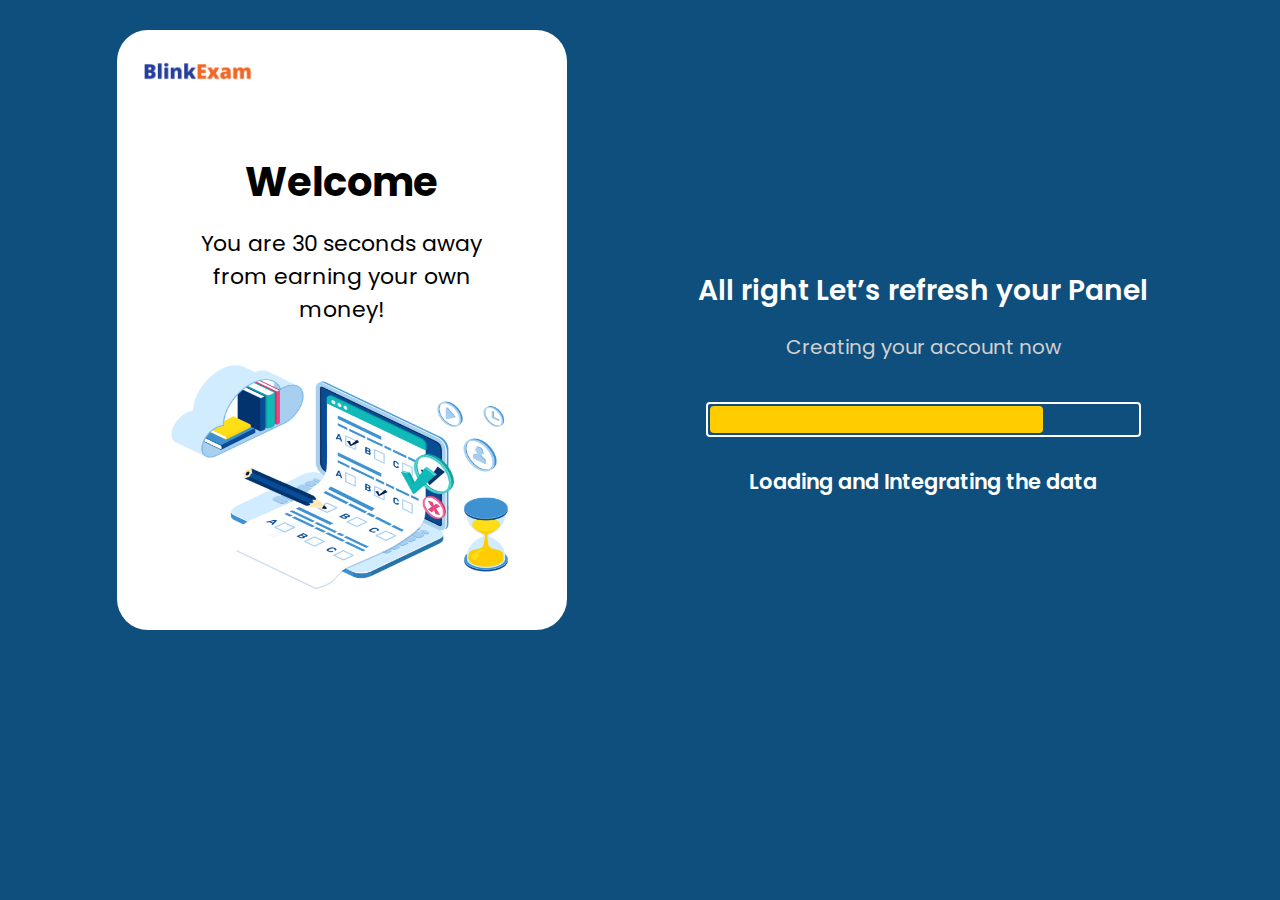
<file: template/loading/index.html>
<!DOCTYPE html>
<html lang="en">
<head>
    <meta charset="UTF-8">
    <meta name="viewport" content="width=device-width, initial-scale=1.0">
    <link rel="stylesheet" href="https://fonts.googleapis.com/css?family=Poppins">
    <link rel="stylesheet" href="index.css">
    <title>loading</title>
</head>
<body>
    <div class="main-container">
        <div class="first-container">
            <div class="head">
                <img src="logo.jpg" alt="BlinkExam">
            </div>
            <div class="heading-1">
                <h1>Welcome</h1>
                <p>You are 30 seconds away <br> from earning your own <br> money!</p>
            </div>
            <div class="image">
                <img src="computer.png" alt="computer">
            </div>
        </div>
        <div class="second-container">
            <div class="header">
                <img src="logo.jpg" alt="BlinkExam">
            </div>
            <div class="heading-2">
                <h2>All right Let’s refresh your Panel</h2>
                <p>Creating your account now</p>
            </div>
            <div class="loading">
                <progress id="file" value="78" max="100"> </progress><br>
                <p id="p1">Please wait (55%)</p>
                <p id="p2">Loading and Integrating the data</p>
            </div>

        </div>
    </div> 
</body>
</html>
</file>
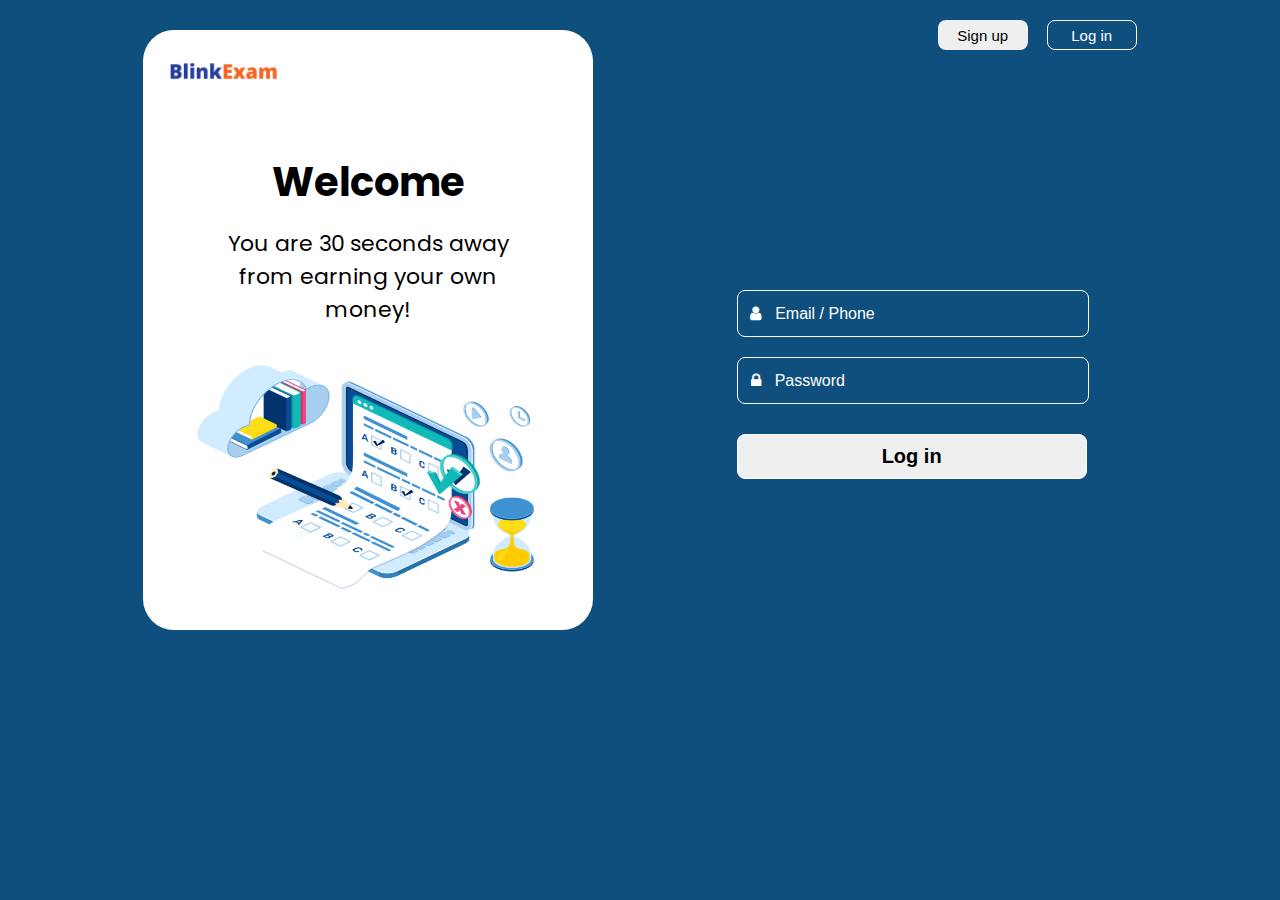
<file: template/login/index.html>
<!DOCTYPE html>
<html lang="en">
<head>
    <meta charset="UTF-8">
    <meta name="viewport" content="width=device-width, initial-scale=1.0">
    <link rel="stylesheet" href="https://fonts.googleapis.com/css?family=Poppins">
    <link rel="stylesheet" href="https://cdnjs.cloudflare.com/ajax/libs/font-awesome/4.7.0/css/font-awesome.min.css">
    <link rel="stylesheet" href="index.css">
    <title>login</title>
</head>
<body>
    <div class="main-container">
        <div class="first-container">
            <div class="head">
                <img src="logo.jpg" alt="BlinkExam">
            </div>
            <div class="heading-1">
                <h1>Welcome</h1>
                <p>You are 30 seconds away <br> from earning your own <br> money!</p>
            </div>
            <div class="image">
                <img src="computer.png" alt="computer">
            </div>
        </div>
        <div class="second-container">
            <div class="header">
                <img src="logo.jpg" alt="BlinkExam">
            </div>

            <form action="">   
                
                <div class="button-1">
                    <button id="b1">Sign up</button>
                    <button id="b2">Log in</button>
                </div>
                
                <div class="user">
                    <i class="fa fa-user "></i>
                    <input type="text" id="first" placeholder="Email / Phone">
                </div>

                <div class="password">
                    <i class="fa fa-lock"></i>
                    <input type="text" id="second" placeholder="Password">
                </div>

                <div class="button-2">
                    <button id="third">Log in</button>
                </div>

            </form>
        </div>    
    </div>    
</body>
</file>
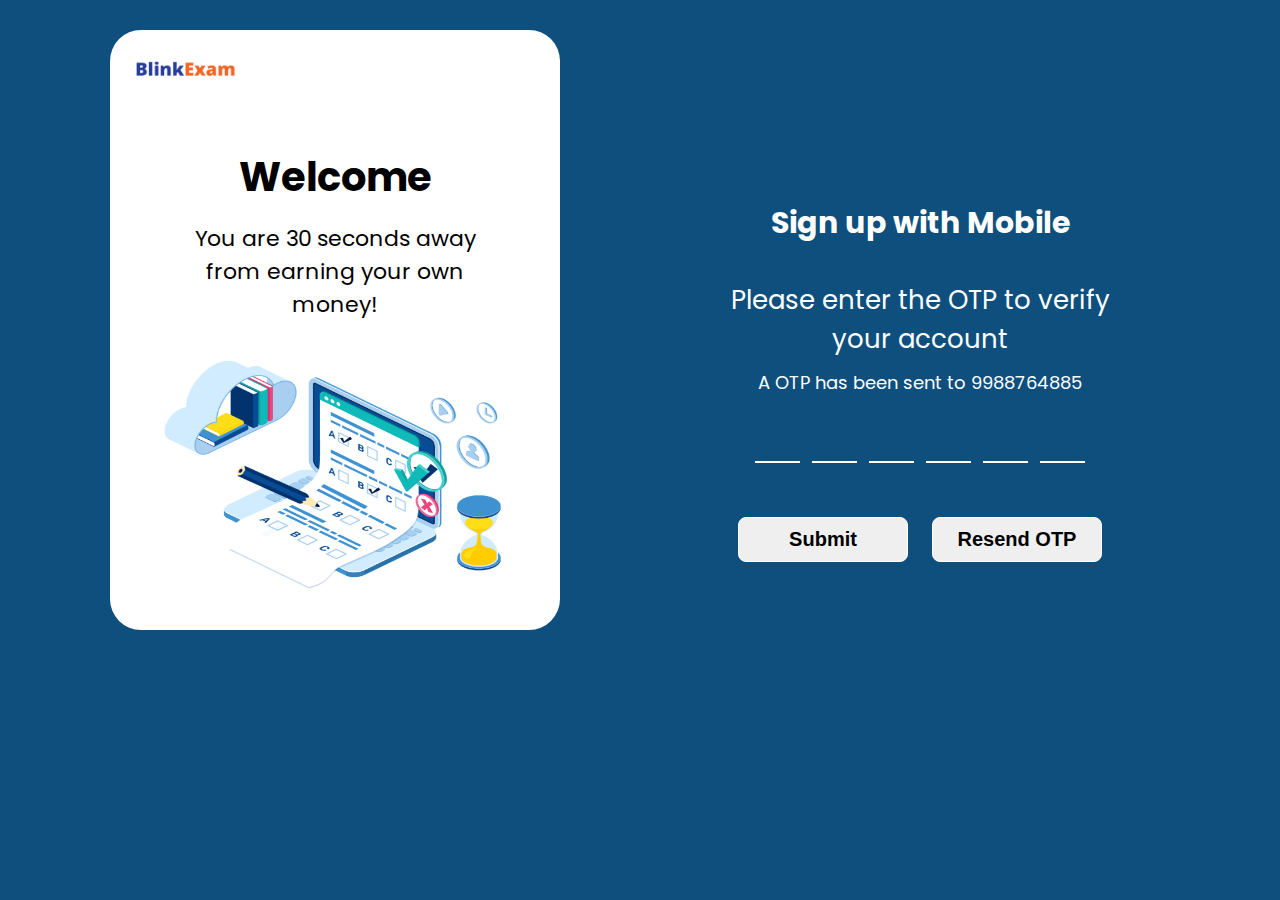
<file: template/otp/index.html>
<!DOCTYPE html>
<html lang="en">
<head>
    <meta charset="UTF-8">
    <meta name="viewport" content="width=device-width, initial-scale=1.0">
    <link rel="stylesheet" href="https://fonts.googleapis.com/css?family=Poppins">
    <link rel="stylesheet" href="index.css">
    <title>OTP</title>
</head>
<body>
    <div class="main-container">
        <div class="first-container">
            <div class="head">
                <img src="logo.jpg" alt="BlinkExam">
            </div>
            <div class="heading-1">
                <h1>Welcome</h1>
                <p>You are 30 seconds away <br> from earning your own <br>money!</p>
            </div>
            <div class="image">
                <img src="computer.png" alt="computer">
            </div>
        </div>
        <div class="second-container">
            <div class="logo-1">
                <img src="logo.jpg" alt="BlinkExam">
            </div>
            <div class="heading-2">
                <h2>Sign up with Mobile</h2>
                <p id="p1">Please enter the OTP to verify <br> your account</p>
                <p id="p2">A OTP has been sent to 9988764885</p>
            </div>
            <div class="otp">
                <input type="number">
                <input type="number">
                <input type="number">
                <input type="number">
                <input type="number">
                <input type="number">
            </div>
            <div class="buttons">
                <button id="b1">Submit</button>
                <button id="b2">Resend OTP</button>
            </div>
        </div>
    </div>
</body>
</html>
</file>
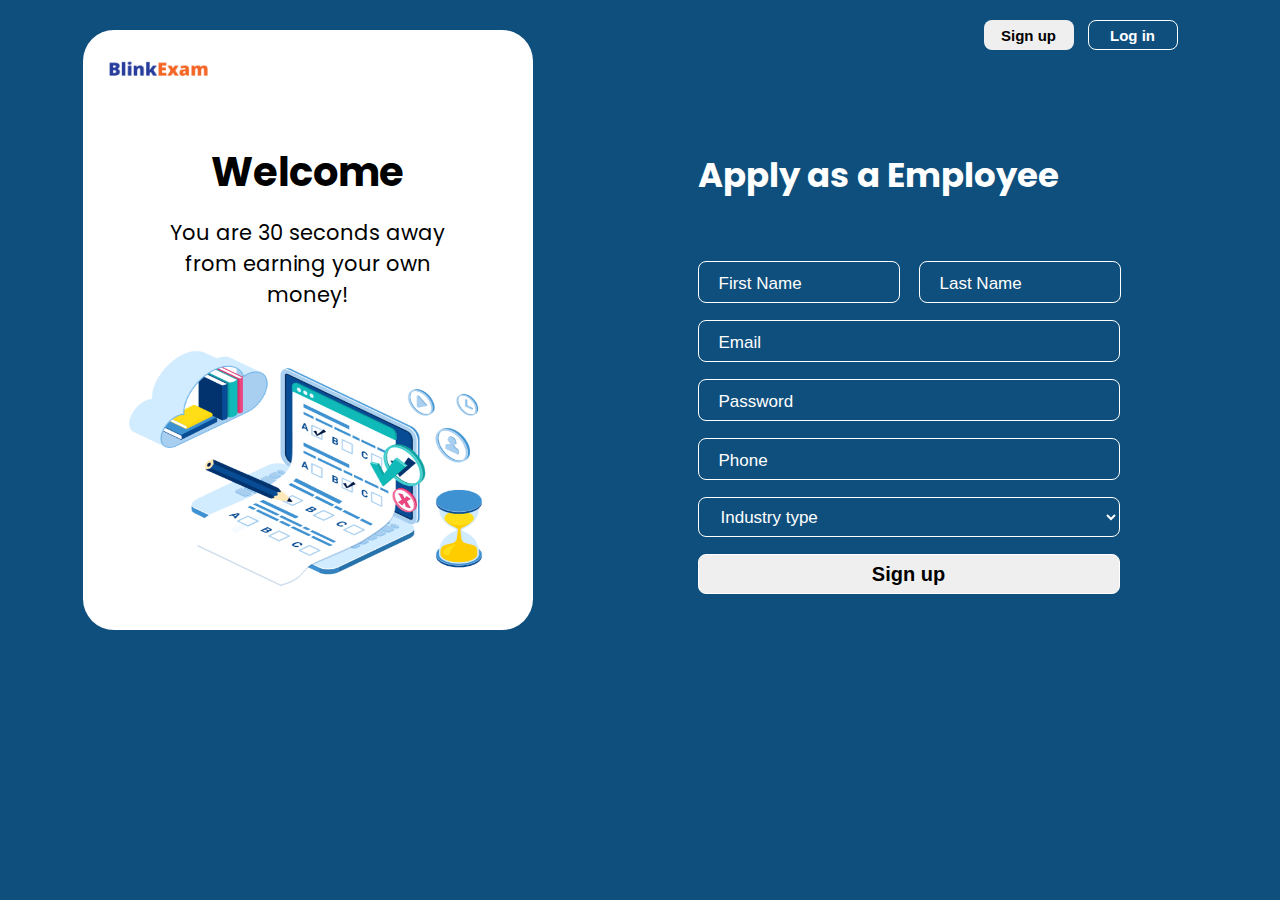
<file: template/signup/index.html>
<!DOCTYPE html>
<html lang="en">
<head>
    <meta charset="UTF-8">
    <meta name="viewport" content="width=device-width, initial-scale=1.0">
    <link rel="stylesheet" href="https://fonts.googleapis.com/css?family=Poppins">
    <link rel="stylesheet" href="index.css">
    <title>signup</title>
</head>
<body>
    <div class="main-container">
        <div class="first-container">
            <div class="head">
                <img src="logo.jpg" alt="BlinkExam">
            </div>
            <div class="heading-1">
                <h1>Welcome</h1>
                <p>You are 30 seconds away <br> from earning your own <br> money!</p>
            </div>
            <div class="image">
                <img src="computer.png" alt="computer">
            </div>
        </div>
        <div class="second-container">
            <div class="header">
                <img src="logo.jpg" alt="BlinkExam">
            </div>
            <div class="button-1">
                <button id="one">Sign up</button>
                <button id="two"> Log in </button>
            </div>
            <div class="heading-2">
                <h2>Apply as a Employee</h2>
            </div>
            <div class="inputs">
                <form action="">
                    <input type="text" id="first" placeholder="First Name">
                    <input type="text" id="last" placeholder="Last Name"><br>
                    <input type="text" id="email" placeholder="Email"><br>
                    <input type="text" id="password" placeholder="Password"><br>
                    <input type="text" id="phone" placeholder="Phone"><br>
                    <select name="Industry " id="company">
                        <option value="Industry type">Industry type</option>
                    </select>
                    <br><button id="button">Sign up</button>
                </form>
            </div>
        </div>
    </div>
</body>
</html>
</file>
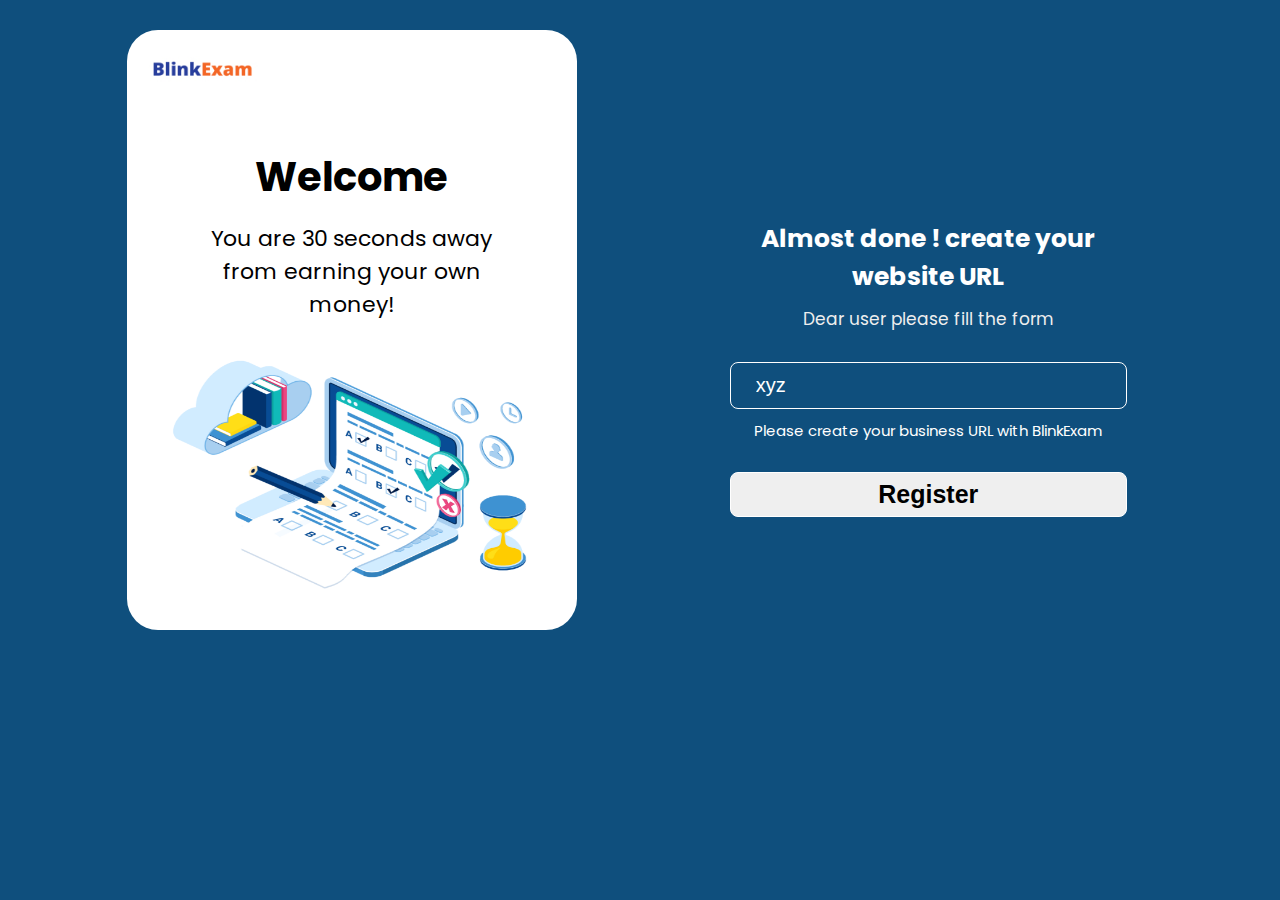
<file: template/weburl/index.html>
<!DOCTYPE html>
<html lang="en">
<head>
    <meta charset="UTF-8">
    <meta name="viewport" content="width=device-width, initial-scale=1.0">
    <link rel="stylesheet" href="https://fonts.googleapis.com/css?family=Poppins">
    <link rel="stylesheet" href="index.css">
    <title>Weburl</title>
</head>
<body>
    <div class="main-container">
        <div class="first-container">
            <div class="head">
                <img src="logo.jpg" alt="BlinkExam">
            </div>
            <div class="heading-1">
                <h1>Welcome</h1>
                <p>You are 30 seconds away <br> from earning your own <br> money!</p>
            </div>
            <div class="image">
                <img src="computer.png" alt="computer">
            </div>
        </div>
        <div class="second-container">
            <div class="logo-1">
                <img src="logo.jpg" alt="BlinkExam">
            </div>
            <div class="heading-2">
                <h2>Almost done ! create your <br> website URL</h2>
                <p>Dear user please fill the form</p>
            </div>
            <div class="inputs">
                <input type="text" placeholder="xyz">
                <p>Please create your business URL with BlinkExam </p>
            </div>
            <div class="button">
                <button>Register</button>
            </div>
        </div>
    </div>
</body>
</html>
</file>
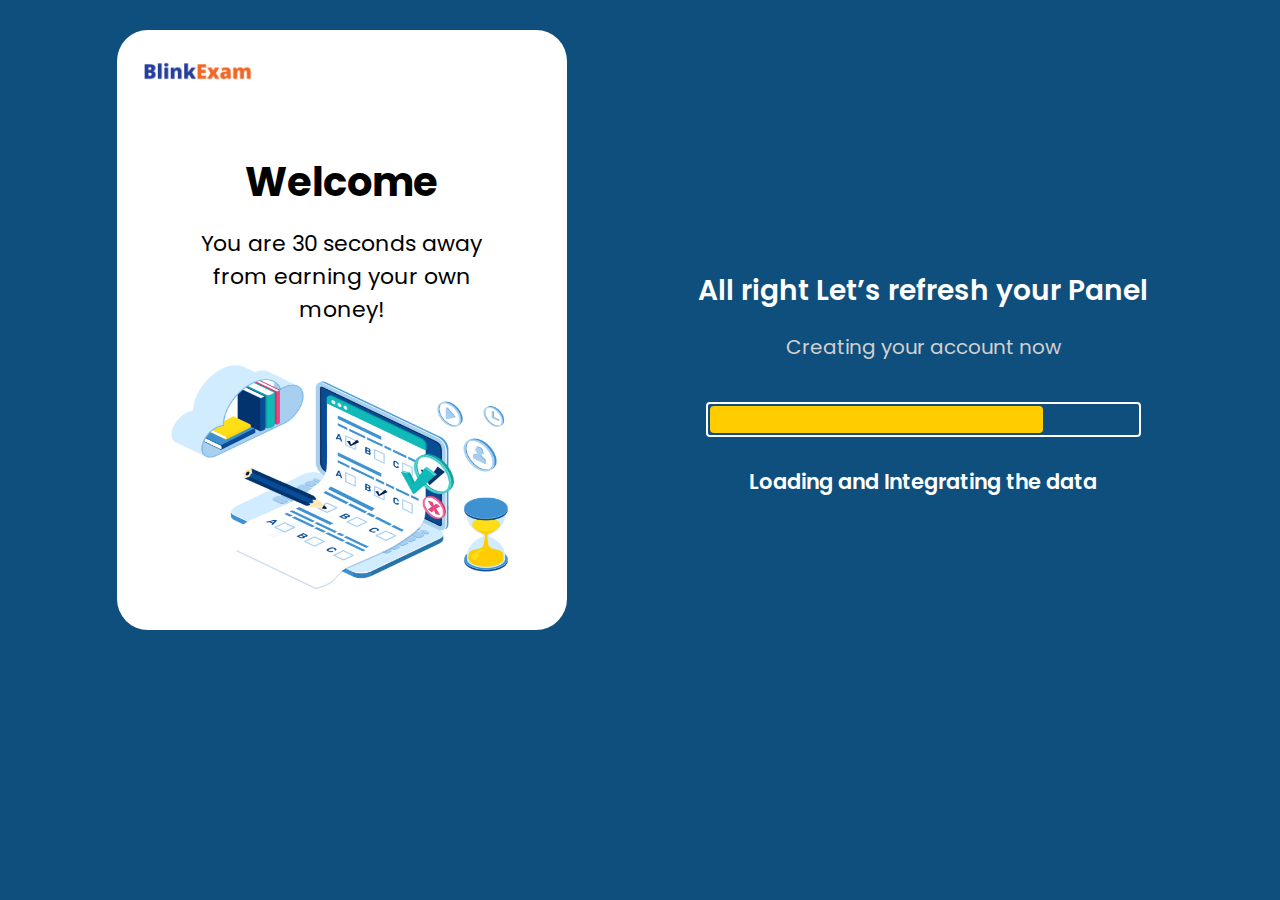
<file: template/loading/loading.html>
<!DOCTYPE html>
<html lang="en">
<head>
    <meta charset="UTF-8">
    <meta name="viewport" content="width=device-width, initial-scale=1.0">
    <link rel="stylesheet" href="https://fonts.googleapis.com/css?family=Poppins">
    <link rel="stylesheet" href="loading.css">
    <title>loading</title>
</head>
<body>
    <div class="main-container">
        <div class="first-container">
            <div class="head">
                <img src="logo.jpg" alt="BlinkExam">
            </div>
            <div class="heading-1">
                <h1>Welcome</h1>
                <p>You are 30 seconds away <br> from earning your own <br> money!</p>
            </div>
            <div class="image">
                <img src="computer.png" alt="computer">
            </div>
        </div>
        <div class="second-container">
            <div class="header">
                <img src="logo.jpg" alt="BlinkExam">
            </div>
            <div class="heading-2">
                <h2>All right Let’s refresh your Panel</h2>
                <p>Creating your account now</p>
            </div>
            <div class="loading">
                <progress id="file" value="78" max="100"> </progress><br>
                <p id="p1">Please wait (55%)</p>
                <p id="p2">Loading and Integrating the data</p>
            </div>

        </div>
    </div> 
</body>
</html>
</file>
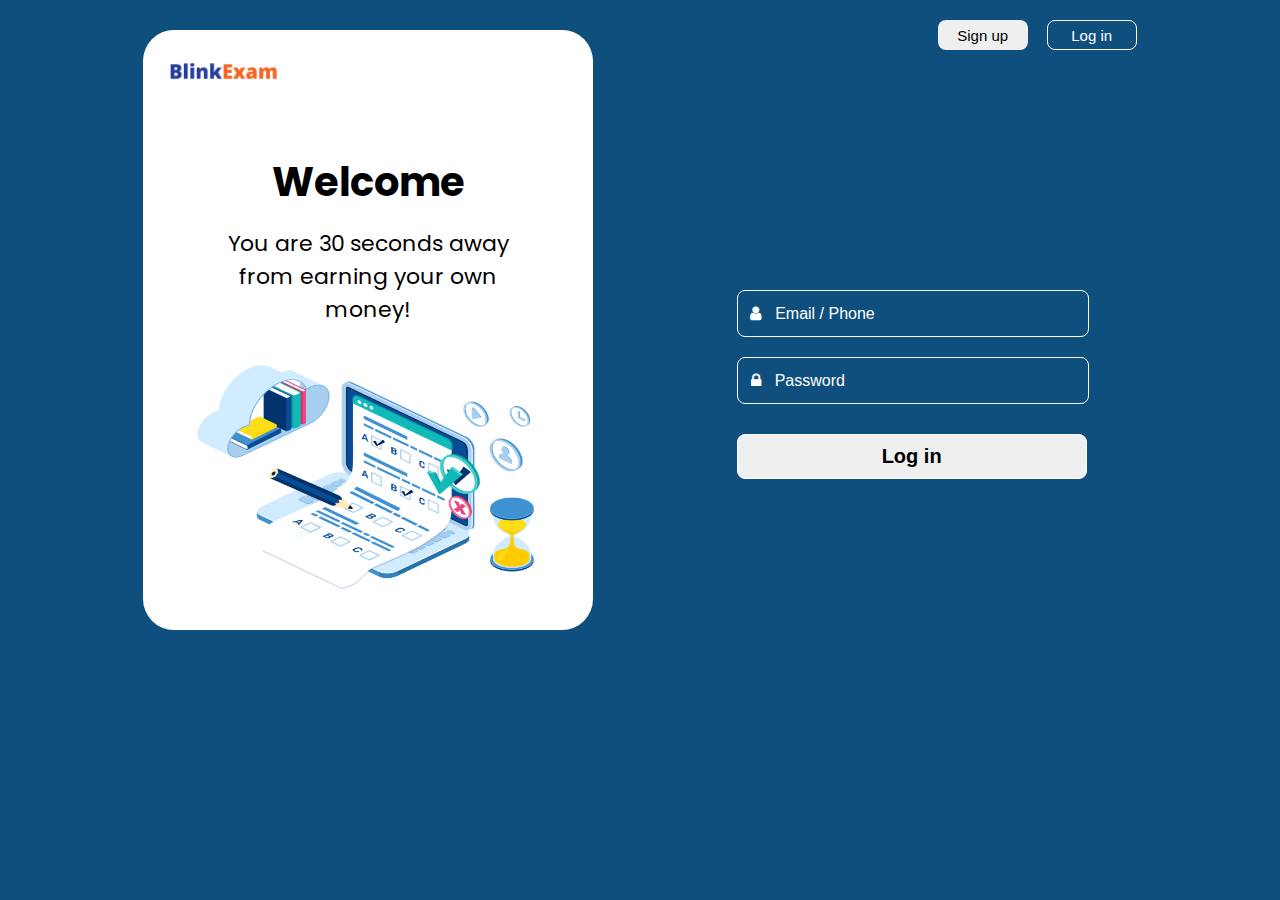
<file: template/login/login.html>
<!DOCTYPE html>
<html lang="en">
<head>
    <meta charset="UTF-8">
    <meta name="viewport" content="width=device-width, initial-scale=1.0">
    <link rel="stylesheet" href="https://fonts.googleapis.com/css?family=Poppins">
    <link rel="stylesheet" href="https://cdnjs.cloudflare.com/ajax/libs/font-awesome/4.7.0/css/font-awesome.min.css">
    <link rel="stylesheet" href="login.css">
    <title>login</title>
</head>
<body>
    <div class="main-container">
        <div class="first-container">
            <div class="head">
                <img src="logo.jpg" alt="BlinkExam">
            </div>
            <div class="heading-1">
                <h1>Welcome</h1>
                <p>You are 30 seconds away <br> from earning your own <br> money!</p>
            </div>
            <div class="image">
                <img src="computer.png" alt="computer">
            </div>
        </div>
        <div class="second-container">
            <div class="header">
                <img src="logo.jpg" alt="BlinkExam">
            </div>

            <form action="">   
                
                <div class="button-1">
                    <button id="b1">Sign up</button>
                    <button id="b2">Log in</button>
                </div>
                
                <div class="user">
                    <i class="fa fa-user "></i>
                    <input type="text" id="first" placeholder="Email / Phone">
                </div>

                <div class="password">
                    <i class="fa fa-lock"></i>
                    <input type="text" id="second" placeholder="Password">
                </div>

                <div class="button-2">
                    <button id="third">Log in</button>
                </div>

            </form>
        </div>    
    </div>    
</body>
</file>
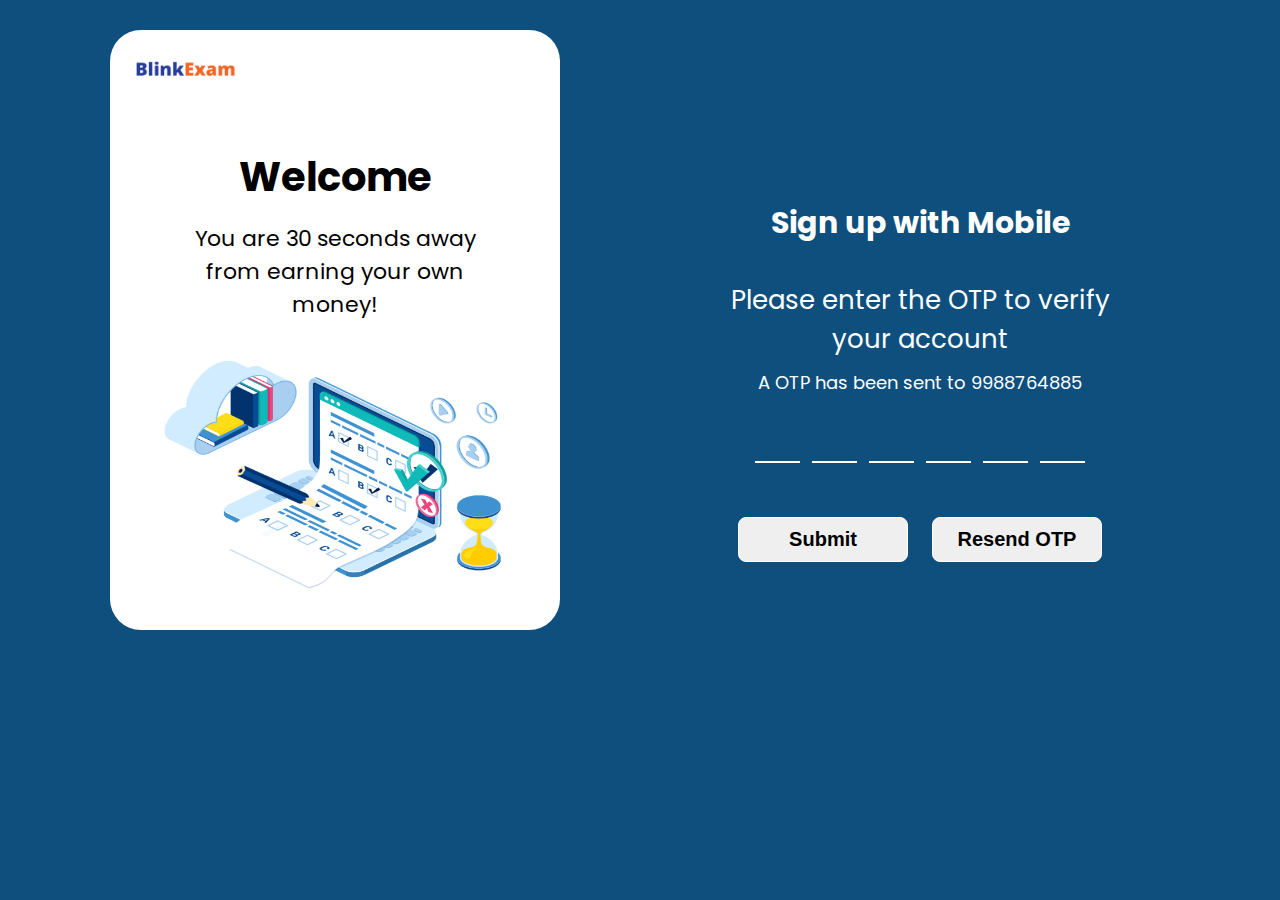
<file: template/otp/otp.html>
<!DOCTYPE html>
<html lang="en">
<head>
    <meta charset="UTF-8">
    <meta name="viewport" content="width=device-width, initial-scale=1.0">
    <link rel="stylesheet" href="https://fonts.googleapis.com/css?family=Poppins">
    <link rel="stylesheet" href="otp.css">
    <title>OTP</title>
</head>
<body>
    <div class="main-container">
        <div class="first-container">
            <div class="head">
                <img src="logo.jpg" alt="BlinkExam">
            </div>
            <div class="heading-1">
                <h1>Welcome</h1>
                <p>You are 30 seconds away <br> from earning your own <br>money!</p>
            </div>
            <div class="image">
                <img src="computer.png" alt="computer">
            </div>
        </div>
        <div class="second-container">
            <div class="logo-1">
                <img src="logo.jpg" alt="BlinkExam">
            </div>
            <div class="heading-2">
                <h2>Sign up with Mobile</h2>
                <p id="p1">Please enter the OTP to verify <br> your account</p>
                <p id="p2">A OTP has been sent to 9988764885</p>
            </div>
            <div class="otp">
                <input type="number">
                <input type="number">
                <input type="number">
                <input type="number">
                <input type="number">
                <input type="number">
            </div>
            <div class="buttons">
                <button id="b1">Submit</button>
                <button id="b2">Resend OTP</button>
            </div>
        </div>
    </div>
</body>
</html>
</file>
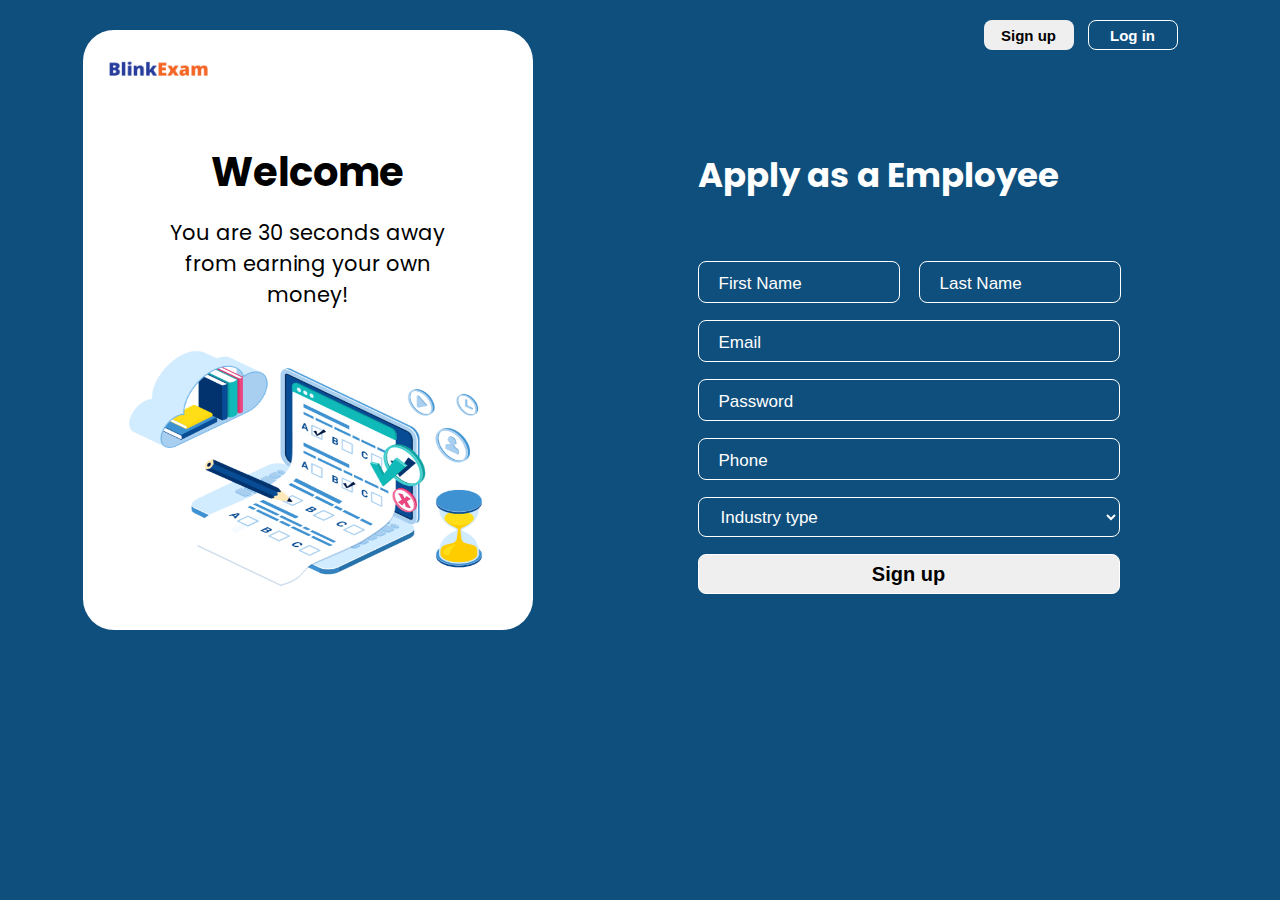
<file: template/signup/signup.html>
<!DOCTYPE html>
<html lang="en">
<head>
    <meta charset="UTF-8">
    <meta name="viewport" content="width=device-width, initial-scale=1.0">
    <link rel="stylesheet" href="https://fonts.googleapis.com/css?family=Poppins">
    <link rel="stylesheet" href="signup.css">
    <title>signup</title>
</head>
<body>
    <div class="main-container">
        <div class="first-container">
            <div class="head">
                <img src="logo.jpg" alt="BlinkExam">
            </div>
            <div class="heading-1">
                <h1>Welcome</h1>
                <p>You are 30 seconds away <br> from earning your own <br> money!</p>
            </div>
            <div class="image">
                <img src="computer.png" alt="computer">
            </div>
        </div>
        <div class="second-container">
            <div class="header">
                <img src="logo.jpg" alt="BlinkExam">
            </div>
            <div class="button-1">
                <button id="one">Sign up</button>
                <button id="two"> Log in </button>
            </div>
            <div class="heading-2">
                <h2>Apply as a Employee</h2>
            </div>
            <div class="inputs">
                <form action="">
                    <input type="text" id="first" placeholder="First Name">
                    <input type="text" id="last" placeholder="Last Name"><br>
                    <input type="text" id="email" placeholder="Email"><br>
                    <input type="text" id="password" placeholder="Password"><br>
                    <input type="text" id="phone" placeholder="Phone"><br>
                    <select name="Industry " id="company">
                        <option value="Industry type">Industry type</option>
                    </select>
                    <br><button id="button">Sign up</button>
                </form>
            </div>
        </div>
    </div>
</body>
</html>
</file>
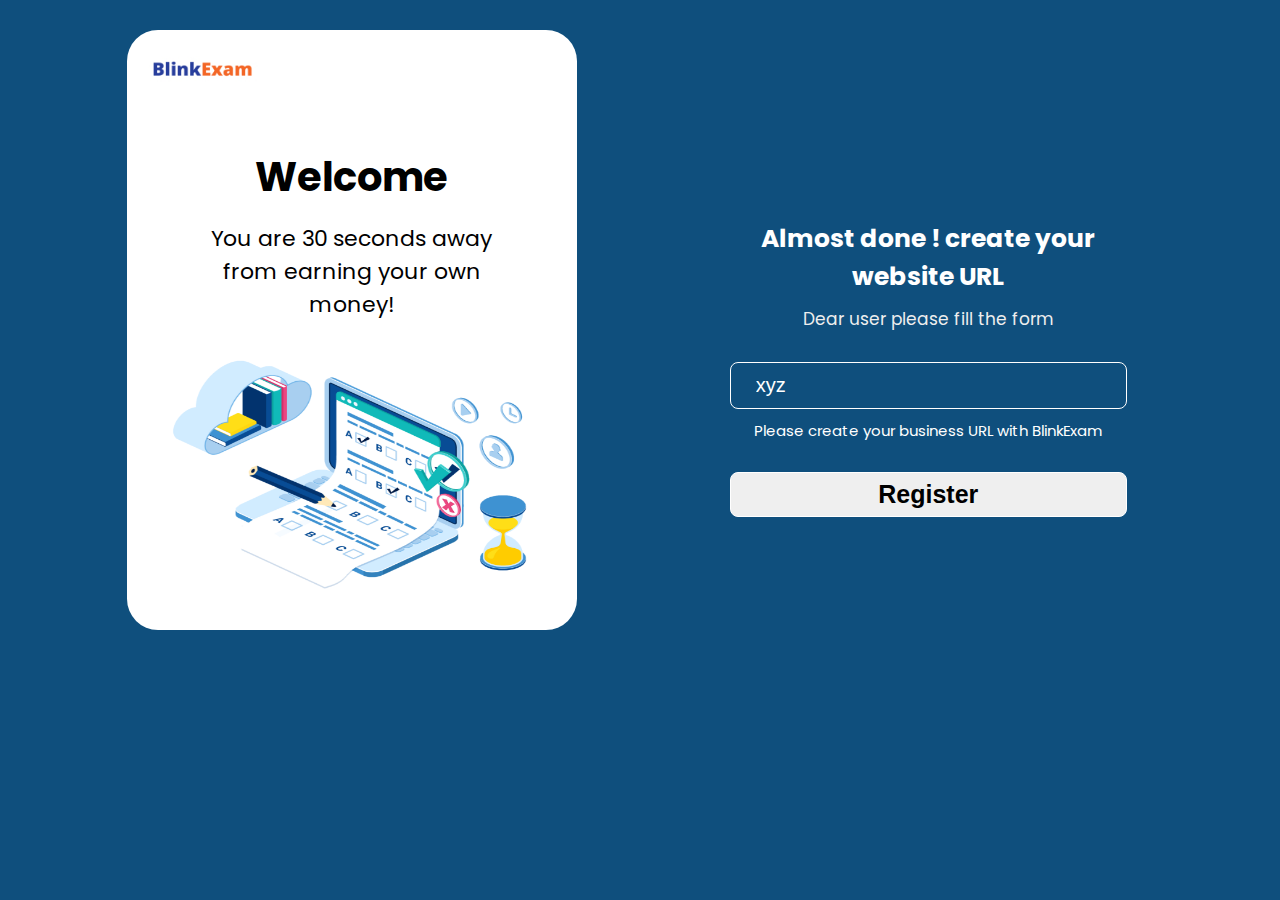
<file: template/weburl/weburl.html>
<!DOCTYPE html>
<html lang="en">
<head>
    <meta charset="UTF-8">
    <meta name="viewport" content="width=device-width, initial-scale=1.0">
    <link rel="stylesheet" href="https://fonts.googleapis.com/css?family=Poppins">
    <link rel="stylesheet" href="weburl.css">
    <title>Weburl</title>
</head>
<body>
    <div class="main-container">
        <div class="first-container">
            <div class="head">
                <img src="logo.jpg" alt="BlinkExam">
            </div>
            <div class="heading-1">
                <h1>Welcome</h1>
                <p>You are 30 seconds away <br> from earning your own <br> money!</p>
            </div>
            <div class="image">
                <img src="computer.png" alt="computer">
            </div>
        </div>
        <div class="second-container">
            <div class="logo-1">
                <img src="logo.jpg" alt="BlinkExam">
            </div>
            <div class="heading-2">
                <h2>Almost done ! create your <br> website URL</h2>
                <p>Dear user please fill the form</p>
            </div>
            <div class="inputs">
                <input type="text" placeholder="xyz">
                <p>Please create your business URL with BlinkExam </p>
            </div>
            <div class="button">
                <button>Register</button>
            </div>
        </div>
    </div>
</body>
</html>
</file>
<file: template/loading/index.css>
*{
    margin: 0px;
    padding: 0px;
}
body{
    
    background-color: rgba(15, 79, 125, 1);
}
.main-container{
    display: flex;
    justify-content: space-evenly;
}
.first-container{
    background-color: rgba(255, 255, 255, 1);
    width: 450px;
    height: 600px;
    border-radius: 31px;
    margin-top: 30px;
    text-align: center;
    font-family: poppins;
}
.head{
    text-align: left;
}
.head img{
    width: 130px;
    height: 45px;
    margin-top: 20px;
    margin-left: 15px;
}
h1{
    font-weight: 700;
    font-size: 40px;
    margin-top: 50px;
}
.heading-1 p{
    font-weight: 400;
    font-size: 22px;
    margin-top: 15px;
}
.image img{
    width: 410px;
    height: 310px;
}
.second-container{
    width: 480px;
    text-align: center;
    color: white;
    font-family: poppins;
    margin-top: 40px;
}

h2{
    font-weight: 600;
    font-size:28px;
    margin-top:230px;
}
.heading-2 p{
    font-weight: 400;
    font-size: 20px;
    color:rgb(210, 208, 205);
    margin-top: 20px;
}
progress {
    width: 435px;
    height:35px;
    top: 553px;
    left: 793px;
    border-radius: 4px;
    border: 2px solid #ffffff;
    padding: 2px;
    margin-top: 40px;
}
progress::-webkit-progress-bar {
    background-color: transparent;
}
progress::-webkit-progress-value {
    background-color: #ffcc00;
    border-radius: 4px;
}
#p2{
    font-weight: 600;
    margin-top: 25px;
    font-size: 21px;
}
@media screen and (min-width:2560px) and (max-width:4000px) {
    .header{
        display: none;
    }
    #p1{
        display: none;
    }
}
@media screen and (min-width:1440px) and (max-width:2560px) {
    .header{
        display: none;
    }
    #p1{
        display: none;
    }
}
@media screen and (min-width:1024px) and (max-width:1440px) {
    .header{
        display: none;
    }
    #p1{
        display: none;
    }
}
@media screen and (min-width:768px) and (max-width:1024px) {
    .main-container{
        flex-direction: row;
    }
    .first-container{
        text-align: center;
        margin-top: 30px;
        width: 430px;
        color: black;
        height: 590px;
        background-color: #ffffff;
        border-radius: 31px;
        margin-left: 10px;
    }
    
    h1{
        font-weight: 700;
        font-size: 35px;
        margin-top: 40px;
    }
    .heading-1 p{
        font-weight: 400;
        font-size:19px;
        margin-top: 15px;
    }
    .image img{
        width: 390px;
        height: 340px;
    }
    .second-container{
        margin-top: 30px;
        width: 450px;
    }
    .header{
        display: none;
    }
    h2{
        font-weight: 600;
        margin-top: 210px;
        font-size: 23px;
    }
    .heading-2 p{
        font-weight: 400;
        font-size: 16px;    
    }
    progress {
        width: 355px;
        height:30px;
        top: 553px;
        left: 793px;
        border-radius: 4px;
        border: 2px solid #ffffff;
        padding: 2px;
        margin-top: 40px;
    }
    progress::-webkit-progress-bar {
        background-color: transparent;
    }
    progress::-webkit-progress-value {
        background-color: #ffcc00;
        border-radius: 4px;
    }
    #p1{
        display: none;
    }
    #p2{
        font-weight: 600;
        font-size: 16px;
    }

}
@media screen and (min-width:621px) and (max-width:768px) {
    .main-container{
        flex-direction: row;
        font-family: poppins;
    }
    .first-container{
        text-align: center;
        margin-top: 30px;
        width: 330px;
        color: black;
        height: 600px;
        background-color: #ffffff;
        border-radius: 31px;
        
        
    }
    .head img{
        width: 110px;
        height: 40px;
        margin-top: 20px;
        margin-left: 15px;
    }
    h1{
        font-weight: 700;
        font-size: 28px;
        margin-top: 50px;
    }
    .heading-1 p{
        font-weight: 400;
        font-size:17.5px;
        margin-top: 14px;
    }
    .image img{
        width: 320px;
        height: 340px;
    }
    .second-container{
        margin-top: 30px;
        width: 280px;
        height: 600px;
    }
    .header{
        display: none;
    }
    h2{
        width: 280px;
        font-weight: 600;
        margin-top: 210px;
        font-size: 20px;
    }
    .heading-2 p{
        font-weight: 400;
        font-size: 14px;    
    }
    progress {
        width: 250px;
        height:30px;
        top: 553px;
        left: 793px;
        border-radius: 4px;
        border: 2px solid #ffffff;
        padding: 2px;
        margin-top: 40px;
    }
    progress::-webkit-progress-bar {
        background-color: transparent;
    }
    progress::-webkit-progress-value {
        background-color: #ffcc00;
        border-radius: 4px;
    }
    #p1{
        display: none;
    }
     #p2{
        font-weight: 600;
        font-size: 15px;
    }
}
@media screen and (min-width:425px) and (max-width:621px) {
    body {
        background-image: linear-gradient( 45deg, rgba(12, 12, 12, 0.705), rgb(3, 43, 84) ),
        url(bg.jpg);
        background-repeat: no-repeat;
        background-size: 100% 100%;
        background-position: center ;
        background-attachment:fixed ;
    }
    .main-container{
        flex-direction: row;
        font-family: poppins;
    }
    .first-container{
        display: none; 
    }
    .second-container{
        margin-top: 20px;
        height: 600px;
        width: 420px;
    }
    .header{
        text-align: left;
    }
    .header img{
        width: 90px;
        height: 30px;
        margin-left:30px;
    }
    h2{
        margin-top: 80px;
        font-weight: 600;
        font-size: 28px;
    }
    .heading-2 p{
        margin-top: 20px;
        font-weight: 400;
        font-size: 20px;    
    }
    progress {
        width: 275px;
        height:30px;
        top: 553px;
        left: 793px;
        border-radius: 4px;
        border: 1px solid #ffffff;
        padding: 2px;
        margin-top: 40px;
    }
    progress::-webkit-progress-bar {
        background-color: transparent;
    }
    progress::-webkit-progress-value {
        background-color: #ffcc00;
        border-radius: 4px;
    }
    #p1{
        margin-top: 20px;
        font-size: 15px;
        font-weight: 600;
    }
    #p2{
        font-weight: 400;
        font-size: 16px;
    }

}
@media screen and (min-width:375px) and (max-width:425px) {
    body {
        background-image: linear-gradient( 45deg, rgba(12, 12, 12, 0.705), rgb(3, 43, 84) ),
        url(bg.jpg);
        background-repeat: no-repeat;
        background-size: 100% 100%;
        background-position: center ;
        background-attachment:fixed ;
    }
    .main-container{
        flex-direction: row;
        font-family: poppins;
    }
    .first-container{
        display: none; 
    }
    .second-container{
        margin-top: 20px;
        height: 600px;
        width: 420px;
    }
    .header{
        text-align: left;
    }
    .header img{
        width: 80px;
        height: 28px;
        margin-left:20px;
    }
    h2{
        margin-top: 80px;
        font-weight: 600;
        font-size: 25px;
    }
    .heading-2 p{
        margin-top: 20px;
        font-weight: 400;
        font-size: 19px;    
    }
    progress {
        width: 260px;
        height:30px;
        top: 553px;
        left: 793px;
        border-radius: 4px;
        border: 1px solid #ffffff;
        padding: 2px;
        margin-top: 40px;
    }
    progress::-webkit-progress-bar {
        background-color: transparent;
    }
    progress::-webkit-progress-value {
        background-color: #ffcc00;
        border-radius: 4px;
    }
    #p1{
        margin-top: 20px;
        font-size: 15px;
        font-weight: 600;
    }
    #p2{
        font-weight: 400;
        font-size: 15px;
    }
}
@media screen and (min-width:320px) and (max-width:375px) {
    body {
        background-image: linear-gradient( 45deg, rgba(12, 12, 12, 0.705), rgb(3, 43, 84) ),
        url(bg.jpg);
        background-repeat: no-repeat;
        background-size: 100% 100%;
        background-position: center ;
        background-attachment:fixed ;
    }
    .main-container{
        flex-direction: row;
        font-family: poppins;
    }
    .first-container{
        display: none; 
    }
    .second-container{
        margin-top: 20px;
        height: 600px;
        width: 420px;
    }
    .header{
        text-align: left;
    }
    .header img{
        width: 70px;
        height: 26px;
        margin-left:20px;
    }
    h2{
        margin-top: 70px;
        font-weight: 600;
        font-size: 26px;
    }
    .heading-2 p{
        margin-top: 20px;
        font-weight: 400;
        font-size: 20px;    
    }
    progress {
        width: 270px;
        height:30px;
        top: 553px;
        left: 793px;
        border-radius: 4px;
        border: 1px solid #ffffff;
        padding: 2px;
        margin-top: 50px;
    }
    progress::-webkit-progress-bar {
        background-color: transparent;
    }
    progress::-webkit-progress-value {
        background-color: #ffcc00;
        border-radius: 4px;
    }
    #p1{
        margin-top: 20px;
        font-size: 16px;
        font-weight: 600;
    }
    #p2{
        font-weight: 400;
        font-size: 16px;
    }

}
@media screen and (min-width:50px) and (max-width:319px) {
    body {
        background-image: linear-gradient( 45deg, rgba(12, 12, 12, 0.705), rgb(3, 43, 84) ),
        url(bg.jpg);
        background-repeat: no-repeat;
        background-size: 100% 100%;
        background-position: center ;
        background-attachment:fixed ;
    }
    .main-container{
        flex-direction: row;
        font-family: poppins;
    }
    .first-container{
        display: none; 
    }
    .second-container{
        margin-top: 30px;
        height: 600px;
        width: 420px;
    }
    .header{
        text-align: left;
    }
    .header img{
        width: 80px;
        height: 28px;
        margin-left:20px;
    }
    h2{
        margin-top: 70px;
        font-weight: 600;
        font-size: 26px;
    }
    .heading-2 p{
        margin-top: 20px;
        font-weight: 400;
        font-size: 20px;    
    }
    progress {
        width: 270px;
        height:30px;
        top: 553px;
        left: 793px;
        border-radius: 4px;
        border: 1px solid #ffffff;
        padding: 2px;
        margin-top: 40px;
    }
    progress::-webkit-progress-bar {
        background-color: transparent;
    }
    progress::-webkit-progress-value {
        background-color: #ffcc00;
        border-radius: 4px;
    }
    #p1{
        margin-top: 20px;
        font-size: 16px;
        font-weight: 600;
    }
    #p2{
        font-weight: 400;
        font-size: 16px;
    }

}
</file>
<file: template/login/index.css>
*{
    margin: 0px;
    padding: 0px;
}
body{
    
    background-color: rgba(15, 79, 125, 1);
}
.main-container{
    display: flex;
    justify-content: space-evenly;
    font-family: poppins;
}
.first-container{
    background-color: rgba(255, 255, 255, 1);
    width: 450px;
    height: 600px;
    border-radius: 31px;
    margin-top: 30px;
    text-align: center;
}
.head{
    text-align: left;
}
.head img{
    width: 130px;
    height: 45px;
    margin-top: 20px;
    margin-left: 15px;
}
h1{
    font-weight: 700;
    font-size: 40px;
    margin-top: 50px;
}
.heading-1 p{
    font-weight: 400;
    font-size: 22px;
    margin-top: 15px;
}
.image img{
    width: 410px;
    height: 310px;
}
.second-container{
    text-align: center;
    margin-top: 20px;
    width: 400px;
}
.button-1{
    text-align: right;
    margin-bottom: 240px;
}
#b1{
    width: 90px;
    height: 30px;
    border:none;
    border-radius: 8px;
    font-size: 15px;
    font-weight: 500;
}
#b2{
    width: 90px;
    height: 30px;
    border: 1.5px solid white;
    border-radius: 8px;
    color: white;
    outline: none;
    background:transparent;
    font-size: 15px;
    font-weight: 500;
    margin-left: 15px;
}
.user{
    color: white;
    border: 1.5px solid white;
    border-radius: 8px;
    width: 350px;
    
}
.password{
    border-radius: 8px;
    margin-top: 20px;
    color: white;
    border: 1.5px solid white;
    width: 350px;
}
input{
    color: white;
    font-size: 18px;
    
}
::placeholder{
    color: white;
    font-size: 16px;
}
#first{
    width: 300px;
    height: 45px;
    border: none;
    background: transparent;
    border-radius: 8px;
    outline: none;
    padding-left: 10px;
} 
#second{
    padding-left: 10px;
    width: 300px;
    height: 45px;
    border: none;
    background: transparent;
    border-radius: 8px;
    outline: none; 
} 
.button-2{
    text-align: left;
}
#third{
    width: 350px;
    height: 45px;
    border: 1.5px solid white;
    border-radius: 8px;
    outline: none;
    margin-top: 30px;
    font-size: 20px;
    font-weight: 700;
} 
@media screen and (min-width:2560px) and (max-width:4000px) {
    .header{
        display: none;
    }
}
@media screen and (min-width:1440px) and (max-width:2560px) {
    .header{
        display: none;
    }
}
@media screen and (min-width:1024px) and (max-width:1440px) {
    .header{
        display: none;
    }
}
@media screen and (min-width:768px) and (max-width:1024px){
    .main-container{
        flex-direction: row;
    }
    .first-container{
        text-align: center;
        margin-top: 40px;
        width: 450px;
        color: black;
        height: 600px;
        background-color: #ffffff;
        border-radius: 31px;
        margin-left: 10PX;
    }
    .head img{
        width: 115px;
        height: 40px;
        margin-top: 20px;
        margin-left: 15px;
    }
    h1{
        font-size: 38px;
        margin-top: 45px;
    }
    .heading-1 p{
        font-size: 19px;
        margin-top: 15px;
    }
    .image img{
        width: 400px;
        height: 330px;
    }
    .second-container{
        text-align: center;
        margin-top: 20px;
        width: 400px;
        margin-left:10px;
    }
    .header{
        display: none;
    }
    .button-1{
        text-align: right;
        margin-bottom: 240px;
    }
    #b1{
        width: 80px;
        height: 30px;
        border:none;
        border-radius: 8px;
        font-size: 15px;
        font-weight: 500;
    }
    #b2{
        width: 80px;
        height: 30px;
        border: 1.5px solid white;
        border-radius: 8px;
        color: white;
        outline: none;
        background:transparent;
        font-size: 15px;
        font-weight: 500;
        margin-left: 15px;
        margin-right: 10px;
    }
    .user{
        color: white;
        border: 1.5px solid white;
        border-radius: 8px;
        width: 330px;
        
    }
    .password{
        border-radius: 8px;
        margin-top: 20px;
        color: white;
        border: 1.5px solid white;
        width: 330px;
    }
    input{
        color: white;
        font-size: 18px;
        
    }
    ::placeholder{
        color: white;
        font-size: 16px;
    }
    #first{
        width: 280px;
        height: 45px;
        border: none;
        background: transparent;
        border-radius: 8px;
        outline: none;
        padding-left: 10px;
    } 
    #second{
        padding-left: 10px;
        width: 280px;
        height: 45px;
        border: none;
        background: transparent;
        border-radius: 8px;
        outline: none; 
    } 
    .button-2{
        text-align: left;
    }
    #third{
        width: 330px;
        height: 45px;
        border: 1.5px solid white;
        border-radius: 8px;
        outline: none;
        margin-top: 30px;
        font-size: 20px;
        font-weight: 700;
    } 
}  
@media screen and (min-width:590px) and (max-width:767px){
    .main-container{
        flex-direction: row;
    }
    .first-container{
        text-align: center;
        margin-top: 40px;
        width: 300px;
        color: black;
        height: 600px;
        background-color: #ffffff;
        border-radius: 31px;
        margin-left: 10PX;
    }
    
    .head img{
        width: 115px;
        height: 40px;
        margin-top: 20px;
        margin-left: 15px;
    }
    h1{
        font-size: 38px;
        margin-top: 45px;
    }
    .heading-1 p{
        font-size: 19px;
        margin-top: 15px;
    }
    .image img{
        width: 300px;
        height: 300px;
    }
    .second-container{
        text-align: center;
        margin-top: 20px;
        width: 350px;
        margin-left:10px;
    }
    .header{
        display: none;
    }
    .button-1{
        text-align:right;
        margin-bottom: 240px;
    }
    #b1{
        width: 70px;
        height: 28px;
        border:none;
        border-radius: 8px;
        font-size: 15px;
        font-weight: 500;
    }
    #b2{
        width: 70px;
        height: 28px;
        border: 1.5px solid white;
        border-radius: 8px;
        color: white;
        outline: none;
        background:transparent;
        font-size: 15px;
        font-weight: 500;
        margin-left: 15px;
        margin-right: 10px;
    }
    .user{
        color: white;
        border: 1.5px solid white;
        border-radius: 8px;
        width: 280px;
        
    }
    .password{
        border-radius: 8px;
        margin-top: 20px;
        color: white;
        border: 1.5px solid white;
        width: 280px;
    }
    input{
        color: white;
        font-size: 18px;
        
    }
    ::placeholder{
        color: white;
        font-size: 16px;
    }
    #first{
        width: 250px;
        height: 45px;
        border: none;
        background: transparent;
        border-radius: 8px;
        outline: none;
        padding-left: 10px;
    } 
    #second{
        padding-left: 10px;
        width: 250px;
        height: 45px;
        border: none;
        background: transparent;
        border-radius: 8px;
        outline: none; 
    } 
    .button-2{
        text-align: left;
    }
    #third{
        width: 280px;
        height: 45px;
        border: 1.5px solid white;
        border-radius: 8px;
        outline: none;
        margin-top: 30px;
        font-size: 20px;
        font-weight: 700;
    } 
}  
@media screen and (min-width:425px) and (max-width:610px) {
    body {
        background-image: linear-gradient( 45deg, rgba(12, 12, 12, 0.705), rgb(3, 43, 84) ),
        url(bg.jpg);
        background-repeat: no-repeat;
        background-size: 100% 100%;
        background-position: center ;
        background-attachment:fixed ;
    }
    .main-container{
        flex-direction: row;
    }
    .first-container{
        display: none;
    }
    .second-container{
        text-align: center;
        margin-top: 20px;
        width:300px;
        
    }
    .header{
        text-align: left;
    }
    .header img{
        width: 90px;
        height: 30px;
    }
    .button-1{
        display: none;
        
    }
    .user{
        margin-top: 165px;
        color: white;
        border: 1px solid white;
        border-radius: 8px;
        width: 280px;
        margin-left: 20px;
        
    }
    .password{
        border-radius: 8px;
        margin-top: 20px;
        color: white;
        border: 1px solid white;
        width: 280px;
        margin-left: 20px;
    }
    input{
        color: white;
        font-size: 18px;
        
    }
    ::placeholder{
        color: white;
        font-size: 16px;
    }
    #first{
        width: 230px;
        height: 45px;
        border: none;
        background: transparent;
        border-radius: 5px;
        outline: none;
        padding-left: 10px;
    } 
    #second{
        padding-left: 10px;
        width: 230px;
        height: 45px;
        border: none;
        background: transparent;
        border-radius: 5px;
        outline: none; 
    } 
    .button-2{
        text-align: left;
    }
    #third{
        width: 280px;
        height: 45px;
        border: 1px solid white;
        border-radius: 8px;
        outline: none;
        margin-top: 30px;
        font-size: 20px;
        font-weight: 600;
        margin-left: 20px;
    } 
}  
@media screen and (min-width:375px) and (max-width:425px) {
    body {
        background-image: linear-gradient( 45deg, rgba(12, 12, 12, 0.705), rgb(3, 43, 84) ),
        url(bg.jpg);
        background-repeat: no-repeat;
        background-size: 100% 100%;
        background-position: center ;
        background-attachment:fixed ;
    }
    .main-container{
        flex-direction: row;
    }
    .first-container{
        display: none;
    }
    .second-container{
        text-align: center;
        margin-top: 20px;
        width:300px;
        
    }
    .header{
        text-align: left;
    }
    .header img{
        width: 80px;
        height:28px;
    }
    .button-1{
        display: none;
        
    }
    .user{
        margin-top: 130px;
        color: white;
        border: 1px solid white;
        border-radius: 8px;
        width: 280px;
        margin-left: 15px;
        
    }
    .password{
        border-radius: 8px;
        margin-top: 20px;
        color: white;
        border: 1px solid white;
        width: 280px;
        margin-left: 15px;
    }
    input{
        color: white;
        font-size: 17px;
        
    }
    ::placeholder{
        color: white;
        font-size: 16px;
    }
    #first{
        width: 230px;
        height: 40px;
        border: none;
        background: transparent;
        border-radius: 5px;
        outline: none;
        padding-left: 10px;
    } 
    #second{
        padding-left: 10px;
        width: 230px;
        height: 40px;
        border: none;
        background: transparent;
        border-radius: 5px;
        outline: none; 
    } 
    .button-2{
        text-align: left;
    }
    #third{
        width: 280px;
        height: 40px;
        border: 1px solid white;
        border-radius: 8px;
        outline: none;
        margin-top: 30px;
        font-size: 18px;
        font-weight: 600;
        margin-left: 15px;
    } 
}
@media screen and (min-width:320px) and (max-width:375px) {
    body {
        background-image: linear-gradient( 45deg, rgba(12, 12, 12, 0.705), rgb(3, 43, 84) ),
        url(bg.jpg);
        background-repeat: no-repeat;
        background-size: 100% 100%;
        background-position: center ;
        background-attachment:fixed ;
    }
    .main-container{
        flex-direction: row;
    }
    .first-container{
        display: none;
    }
    .second-container{
        text-align: center;
        margin-top: 20px;
        width:300px;
        
    }
    .header{
        text-align: left;
    }
    .header img{
        width: 80px;
        height:26px;
        margin-left: 15px;
    }
    .button-1{
        display: none;
        
    }
    .user{
        margin-top: 130px;
        color: white;
        border: 1px solid white;
        border-radius: 8px;
        width: 260px;
        margin-left: 20px;
        
        
    }
    .password{
        border-radius: 8px;
        margin-top: 20px;
        color: white;
        border: 1px solid white;
        width: 260px;
        margin-left:20px;
    }
    input{
        color: white;
        font-size: 15px;
        
    }
    ::placeholder{
        color: white;
        font-size: 16px;
    }
    #first{
        width: 200px;
        height: 40px;
        border: none;
        background: transparent;
        border-radius: 5px;
        outline: none;
        padding-left: 10px;
    } 
    #second{
        padding-left: 10px;
        width: 200px;
        height: 40px;
        border: none;
        background: transparent;
        border-radius: 5px;
        outline: none; 
    } 
    .button-2{
        text-align: left;
    }
    #third{
        width: 260px;
        height: 40px;
        border: 1px solid white;
        border-radius: 8px;
        outline: none;
        margin-top: 30px;
        font-size: 17px;
        font-weight: 600;
        margin-left: 20px;
    } 
}
@media screen and (min-width:50px) and (max-width:320px) {
    body {
        background-image: linear-gradient( 45deg, rgba(12, 12, 12, 0.705), rgb(3, 43, 84) ),
        url(bg.jpg);
        background-repeat: no-repeat;
        background-size: 100% 100%;
        background-position: center ;
        background-attachment:fixed ;
    }
    .main-container{
        flex-direction: row;
    }
    .first-container{
        display: none;
    }
    .second-container{
        text-align: center;
        margin-top: 20px;
        width:300px;
        
    }
    .header{
        text-align: left;
    }
    .header img{
        width: 80px;
        height:26px;
        margin-left: 15px;
    }
    .button-1{
        display: none;
        
    }
    .user{
        margin-top: 130px;
        color: white;
        border: 1px solid white;
        border-radius: 8px;
        width: 260px;
        margin-left: 20px;
        
        
    }
    .password{
        border-radius: 8px;
        margin-top: 20px;
        color: white;
        border: 1px solid white;
        width: 260px;
        margin-left:20px;
    }
    input{
        color: white;
        font-size: 15px;
        
    }
    ::placeholder{
        color: white;
        font-size: 16px;
    }
    #first{
        width: 200px;
        height: 40px;
        border: none;
        background: transparent;
        border-radius: 5px;
        outline: none;
        padding-left: 10px;
    } 
    #second{
        padding-left: 10px;
        width: 200px;
        height: 40px;
        border: none;
        background: transparent;
        border-radius: 5px;
        outline: none; 
    } 
    .button-2{
        text-align: left;
    }
    #third{
        width: 260px;
        height: 40px;
        border: 1px solid white;
        border-radius: 8px;
        outline: none;
        margin-top: 30px;
        font-size: 17px;
        font-weight: 600;
        margin-left: 20px;
    } 
}
</file>
<file: template/otp/index.css>
*{
    margin: 0px;
    padding: 0px;
}
body{
    
    background-color: rgba(15, 79, 125, 1);
}
.main-container{
    display: flex;
    justify-content: space-evenly;
}
.first-container{
    background-color: rgba(255, 255, 255, 1);
    width: 450px;
    height: 600px;
    border-radius: 31px;
    margin-top: 30px;
    text-align: center;
    font-family: poppins;
}
.head{
    text-align: left;
}
.head img{
    width: 120px;
    height: 40px;
    margin-top: 20px;
    margin-left: 15px;
}
h1{
    font-size: 40px;
    margin-top: 50px;
}
.heading-1 p{
    font-size: 22px;
    margin-top: 15px;
}
.image img{
    width: 410px;
    height: 315px;
}
.second-container{
    width: 500px;
    color: #ffffff;
    margin-top: 40px;
    text-align: center;
    font-family: poppins;
}
h2{
    font-size: 30px;
    margin-top: 160px;
}
#p1{
    font-size: 26px;
    margin-top: 35px;
}
#p2{
    font-size: 18px;
    margin-top: 10px;
    color: (238, 238, 238, 1)
    
}
input{
    width: 45px;
    height: 45px;
    background-color: transparent;
    border: none;
    border-bottom: 2px solid rgba(255, 255, 255, 1);
    margin: 4px;
    font-size: 25px;
    color: rgba(255, 255, 255, 1);
    outline: none;
    text-align: center;
    margin-top: 20px;
}
input::-webkit-outer-spin-button,
    input::-webkit-inner-spin-button {
        -webkit-appearance: none;
        margin: 0;
    }
.buttons{
    margin-top: 50px;
}
#b1{
    font-weight:700;
    font-size: 20px;
    width: 170px;
    height: 45px;
    border-radius: 8px;
    border: 1.5px solid white;
}
#b2{
    font-size: 20px;
    font-weight:700 ;
    width: 170px;
    height: 45px;
    border-radius: 8px;
    border: 1.5px solid white;
    margin-left: 20px;
}
@media screen and (min-width:2560px) and (max-width:4000px) {
    .logo-1{
        display: none;
    }
}
@media screen and (min-width:1440px) and (max-width:2560px) {
    .logo-1{
        display: none;
    }
}
@media screen and (min-width:1024px) and (max-width:1440px) {
    .logo-1{
        display: none;
    }
}
@media screen and (min-width:768px) and (max-width:1024px){
    .main-container{
        flex-direction: row;
    }
    .first-container{
        text-align: center;
        margin-top: 30px;
        width: 450px;
        color: black;
        height: 590px;
        background-color: #ffffff;
        border-radius: 31px;
        margin-left: 10PX;
    }
    .head img{
        width: 115px;
        height: 40px;
        margin-top: 20px;
        margin-left: 15px;
    }
    h1{
        font-size: 35px;
        margin-top: 40px;
    }
    .heading-1 p{
        font-size:19px;
        margin-top: 15px;
    }
    .image img{
        width: 400px;
        height: 350px;
    }
    .second-container{
        margin-top: 30px;
        width: 450px;
    }
    .logo-1 img{
        display: none;
    }
    h2{
        margin-top: 150px;
        font-size: 26px;
    }
    #p1{
        font-size: 23px;
    }
    #p2{
        font-size:15px ;
    }
    input{
        width: 38px;
        height: 38px;
        background-color: transparent;
        border: none;
        border-bottom: 2px solid white;
        font-size: 25px;
        margin: 2px;
        color: #ffffff;
        text-align: center;
        margin-top: 10px;
    }
    .buttons{
        margin-top: 40px;
    }
    #b1{
        font-weight:700;
        font-size: 20px;
        width: 155px;
        height: 45px;
        border-radius: 8px;
        border: 1.5px solid white;
    }
    #b2{
        font-size: 20px;
        font-weight:700 ;
        width: 155px;
        height: 45px;
        border-radius: 8px;
        border: 1.5px solid white;
        margin-left: 20px;
    }

}
@media screen and (min-width:607px) and (max-width:768px){
    .main-container{
        flex-direction: row;
    }
    .first-container{
        text-align: center;
        margin-top: 30px;
        width: 350px;
        color: black;
        height: 590px;
        background-color: #ffffff;
        border-radius: 31px;
        margin-left: 10PX;
    }
    .head img{
        width: 100px;
        height: 35px;
        margin-top: 20px;
        margin-left: 15px;
    }
    h1{
        font-size: 35px;
        margin-top: 40px;
    }
    .heading-1 p{
        font-size:19px;
        margin-top: 15px;
    }
    .image img{
        width: 350px;
        height: 330px;
    }
    .second-container{
        margin-top: 30px;
        width: 380px;
    }
    .logo-1 img{
        display: none;
    }
    h2{
        margin-top: 150px;
        font-size: 22px;
    }
    #p1{
        font-size: 19px;
    }
    #p2{
        font-size:13px ;
    }
    input{
        width: 33px;
        height: 33px;
        background-color: transparent;
        border: none;
        border-bottom: 2px solid white;
        font-size: 25px;
        margin: 2px;
        color: #ffffff;
        text-align: center;
        margin-top: 10px;
    }
    .buttons{
        margin-top: 40px;
    }
    #b1{
        width: 100px;
        height: 40px;
        font-weight:700;
        font-size: 15px;
        border-radius: 8px;
        border: 1.5px solid white;
    }
    #b2{
        width: 100px;
        height: 40px;
        font-size: 14px;
        font-weight:700 ;
        border-radius: 8px;
        border: 1.5px solid white;
        margin-left: 20px;
    }

}
@media screen and (min-width:425px) and (max-width:607px){
    body {
        background-image: linear-gradient( 45deg, rgba(12, 12, 12, 0.705), rgb(3, 43, 84) ),
        url(bg.jpg);
        background-repeat: no-repeat;
        background-size: 100% 100%;
        background-position: center ;
        background-attachment:fixed ;
        color: white;
    }
    .main-container{
        flex-direction: row;
    }
    .first-container{
        display: none;
    }
    .second-container{
        width: 380px;
        margin-top: 20px;
    }
    .logo-1{
        text-align: left;
    }
    .logo-1 img{
        width: 90px;
        height: 30px;
        margin-left:15px;
    }
    h2{
        margin-top: 68px;
        font-size: 28px;
    }
    #p1{
        font-size: 23px;
    }
    #p2{
        font-size:15px;
        margin-top: 30px;
    }
    input{
        width: 46px;
        height:46px;
        background-color: transparent;
        border: none;
        border-bottom: 2px solid white;
        font-size: 25px;
        margin: 2.5px;
        color: #ffffff;
        text-align: center;
        margin-top: 40px;
    }
    #b1{
        width: 150px;
        height: 40px;
        font-weight:700;
        font-size: 17px;
        border-radius: 5px;
        border: 1.5px solid white;
    }
    #b2{
        width: 150px;
        height: 40px;
        font-size: 16px;
        font-weight:700 ;
        border-radius: 5px;
        border: 1.5px solid white;
        margin-left: 20px;
    }


}
@media screen and (min-width:375px) and (max-width:425px){
    body {
        background-image: linear-gradient( 45deg, rgba(12, 12, 12, 0.705), rgb(3, 43, 84) ),
        url(bg.jpg);
        background-repeat: no-repeat;
        background-size: 100% 100%;
        background-position: center ;
        background-attachment:fixed ;
        color: white;
    }
    .main-container{
        flex-direction: row;
    }
    .first-container{
        display: none;
    }
    .second-container{
        width: 380px;
        margin-top: 20px;
        height: 600px;
    }
    .logo-1{
        text-align: left;
    }
    .logo-1 img{
        width: 80px;
        height: 27px;
        margin-left:30px;
    }
    h2{
        margin-top: 68px;
        font-size: 26px;
    }
    #p1{
        font-size: 21px;
    }
    #p2{
        font-size:14px;
        margin-top:25px;
    }
    input{
        width: 42px;
        height:42px;
        background-color: transparent;
        border: none;
        border-bottom: 2px solid white;
        font-size: 25px;
        margin: 2.5px;
        color: #ffffff;
        text-align: center;
        margin-top: 40px;
    }
    
    #b1{
        width: 140px;
        height: 38px;
        font-weight:700;
        font-size: 17px;
        border-radius: 5px;
        border: 1.5px solid white;
    }
    #b2{
        width: 140px;
        height: 38px;
        font-size: 16px;
        font-weight:700 ;
        border-radius: 5px;
        border: 1.5px solid white;
        margin-left: 20px;
    }
}
@media screen and (min-width:320px) and (max-width:375px){
    body {
        background-image: linear-gradient( 45deg, rgba(12, 12, 12, 0.705), rgb(3, 43, 84) ),
        url(bg.jpg);
        background-repeat: no-repeat;
        background-size: 100% 100%;
        background-position: center ;
        background-attachment:fixed ;
        color: white;
    }
    .main-container{
        flex-direction: row;
    }
    .first-container{
        display: none;
    }
    .second-container{
        width: 320px;
        margin-top: 20px;
        height: 600px;
    }
    .logo-1{
        text-align: left;
    }
    .logo-1 img{
        width: 70px;
        height: 25px;
        margin-left:30px;
    }
    h2{
        margin-top: 68px;
        font-size: 21px;
    }
    #p1{
        font-size:18px;
        margin-top: 20px;
    }
    #p2{
        font-size:12px;
        margin-top:20px;
    }
    input{
        width:34px;
        height:34px;
        background-color: transparent;
        border: none;
        border-bottom: 2px solid white;
        font-size: 25px;
        margin: 2.5px;
        color: #ffffff;
        text-align: center;
        margin-top: 40px;
    }
    #b1{
        width: 115px;
        height: 36px;
        font-weight:700;
        font-size: 15px;
        border-radius: 5px;
        border: 1.5px solid white;
    }
    #b2{
        width: 115px;
        height:36px;
        font-size: 14px;
        font-weight:700 ;
        border-radius: 5px;
        border: 1.5px solid white;
        margin-left: 20px;
    }
}
@media screen and (min-width:51px) and (max-width:320px){
    body {
        background-image: linear-gradient( 45deg, rgba(12, 12, 12, 0.705), rgb(3, 43, 84) ),
        url(bg.jpg);
        background-repeat: no-repeat;
        background-size: 100% 100%;
        background-position: center ;
        background-attachment:fixed ;
        color: white;
    }
    .main-container{
        flex-direction: row;
    }
    .first-container{
        display: none;
    }
    .second-container{
        width: 320px;
        margin-top: 20px;
        height: 600px;
    }
    .logo-1{
        text-align: left;
    }
    .logo-1 img{
        width: 70px;
        height: 25px;
        margin-left:30px;
    }
    h2{
        margin-top: 68px;
        font-size: 21px;
    }
    #p1{
        font-size:18px;
        margin-top: 20px;
    }
    #p2{
        font-size:12px;
        margin-top:20px;
    }
    input{
        width:34px;
        height:34px;
        background-color: transparent;
        border: none;
        border-bottom: 2px solid white;
        font-size: 25px;
        margin: 2.5px;
        color: #ffffff;
        text-align: center;
        margin-top: 40px;
    }
    #b1{
        width: 115px;
        height: 36px;
        font-weight:700;
        font-size: 15px;
        border-radius: 5px;
        border: 1.5px solid white;
    }
    #b2{
        width: 115px;
        height:36px;
        font-size: 14px;
        font-weight:700 ;
        border-radius: 5px;
        border: 1.5px solid white;
        margin-left: 20px;
    }
}
</file>
<file: template/signup/index.css>
*{
    margin: 0px;
    padding: 0px;
}
body {
    background-color: #0f4f7d;
    font-family:Poppins;
  }
.main-container{
    display: flex;
    justify-content: space-around;  
} 
.first-container{
    text-align: center;
    margin-top: 30px;
    width: 450px;
    color: black;
    height: 600px;
    background-color: #ffffff;
    border-radius: 31px;
} 
.head{
    text-align: left;
}
.head img{
    width: 120px;
    height: 40px;
    margin-top: 20px;
    margin-left: 15px;
}
h1{
    font-size: 40px;
    margin-top: 45px;
}
.heading-1 p{
    font-size: 21px;
    margin-top: 15px;
}
.image img{
    width: 430px;
    height: 325px;
}
.second-container{
    width: 500px;
    color: #ffffff;
    margin-top: 20px;
    
}
.button-1{
    text-align:right;
}
#one{
    width: 90px;
    height: 30px;
    border-radius: 8px;
    border: none;
    font-weight: bold;
    font-size: 15px;
    
}
#two{
    width: 90px;
    height: 30px;
    border-radius: 8px;
    border: 1.5px solid white;
    font-size: 15px;
    font-weight: bold;
    margin-right: 20px;
    margin-left: 10px;
    background-color: transparent;
    color: #ffffff;
}
h2{
    text-align: left;
    font-size:34px;
    margin-top:100px ;
    margin-bottom: 60px;
}
::placeholder{
    color: #ffffff;
    padding-left: 20px;
    font-size: 17px;
    text-align: left;
}
input{
    font-size: 20px;
    text-align: center;
}
#first{
    width: 200px;
    height:40px;
    border-radius: 8px;
    border: 1.5px solid white;
    background-color: transparent;
    outline: none;
    color: #ffffff;

}
#last{
    width: 200px;
    height:40px;
    border-radius: 8px;
    margin-left: 15px;
    border: 1.5px solid white;
    background-color: transparent;
    outline: none;
    color: #ffffff;
}
#email{
    width: 420px;
    height: 40px;
    border-radius: 8px;
    border: 1.5px solid white;
    background-color: transparent;
    margin-top: 17px;
    outline: none;
    color: #ffffff;
}
#password{
    width: 420px;
    height: 40px;
    border-radius: 8px;
    border: 1.5px solid white;
    background-color: transparent;
    margin-top: 17px;
    outline: none;
    color: #ffffff;
}
#phone{
    width: 420px;
    height: 40px;
    border-radius: 8px;
    border: 1.5px solid white;
    background-color: transparent;
    outline: none;
    color: #ffffff;
    margin-top: 17px;
}
#company{
    width: 422px;
    height: 40px;
    border-radius: 8px;
    border: 1.5px solid white;
    background-color: transparent;
    padding-left: 18px;
    outline: none;
    color: #ffffff;
    margin-top: 17px;
    font-size: 17px;

}
#button{
    width: 422px;
    height: 40px;
    border-radius: 8px;
    border: 1.5px solid white;
    margin-top: 17px;
    font-size: 20px;
    font-weight: 550;
}
@media screen and (min-width:2560px) and (max-width:4000px) {
    .header{
        display: none;
    }
}
@media screen and (min-width:1440px) and (max-width:2560px) {
    .header{
        display: none;
    }
}
@media screen and (min-width:1024px) and (max-width:1440px) {
    .header{
        display: none;
    }
}
@media screen and (min-width:768px) and (max-width:1024px) {
    .main-container{
        flex-direction: row;
    }
    .first-container{
        text-align: center;
        margin-top: 40px;
        width: 450px;
        color: black;
        height: 600px;
        background-color: #ffffff;
        border-radius: 31px;
        margin-left: 10PX;
    }
    .head img{
        width: 115px;
        height: 40px;
        margin-top: 20px;
        margin-left: 15px;
    }
    h1{
        font-size: 38px;
        margin-top: 45px;
    }
    .heading-1 p{
        font-size: 19px;
        margin-top: 15px;
    }
    .image img{
        width: 400px;
        height: 330px;
    }
    .second-container{
        width: 380px;
        color: #ffffff;
        margin-top: 20px;
        margin-left:5px;  
    }
    .header{
        display: none;
    }
    .button-1{
        text-align:right;
    }
    
    #one{
        width: 85px;
        height: 30px;
        border-radius: 8px;
        border: none;
        font-weight: bold;
        font-size: 15px;
    }
    #two{
        width: 85px;
        height: 30px;
        border-radius: 8px;
        border: 1.5px solid white;
        font-size: 15px;
        font-weight: bold;
        margin-right: 20px;
        margin-left: 10px;
        background-color: transparent;
        color: #ffffff;
        margin-right:5PX;
    }
    h2{
        
        text-align:left;
        font-size:26px;
        margin-top:100px ;
        margin-bottom: 40px;

    }
    ::placeholder{
        color: #ffffff;
        padding-left: 20px;
        font-size: 17px;
    }
    .inputs{
        text-align: left;
    }
    #first{
        width: 150px;
        height:40px;
        border-radius: 8px;
        border: 1.5px solid white;
        background-color: transparent;
    
    }
    #last{
        width: 150px;
        height:40px;
        border-radius: 8px;
        margin-left: 15px;
        border: 1.5px solid white;
        background-color: transparent;
    }
    #email{
        width: 323px;
        height: 40px;
        border-radius: 8px;
        border: 1.5px solid white;
        background-color: transparent;
        margin-top: 17px;
    }
    #password{
        width: 323px;
        height: 40px;
        border-radius: 8px;
        border: 1.5px solid white;
        background-color: transparent;
        margin-top: 17px;
    }
    #phone{
        width: 323px;
        height: 40px;
        border-radius: 8px;
        border: 1.5px solid white;
        background-color: transparent;
        margin-top: 17px;
    }
    #company{
        width: 325px;
        height: 40px;
        border-radius: 8px;
        border: 1.5px solid white;
        background-color: transparent;
        padding-left: 18px;
        color: #ffffff;
        margin-top: 17px;
        font-size: 17px;
    
    }
    #button{
        width: 325px;
        height: 40px;
        border-radius: 8px;
        border: 1.5px solid white;
        margin-top: 17px;
        font-size: 20px;
        font-weight: 550;
    }
}
@media screen and (min-width:590px) and (max-width:768px) {
    .main-container{
        flex-direction: row;
    }
    .first-container{
        text-align: center;
        margin-top: 40px;
        width: 350px;
        color: black;
        height: 600px;
        background-color: #ffffff;
        border-radius: 31px;
        margin-left: 10PX;
    }
    .head img{
        width: 100px;
        height: 35px;
        margin-top: 20px;
        margin-left: 15px;
    }
    h1{
        font-size: 33px;
        margin-top: 70px;
    }
    .heading-1 p{
        font-size: 16px;
        margin-top: 15px;
    }
    .image img{
        width: 350px;
        height: 330px;
    }
    .second-container{
        width: 380px;
        color: #ffffff;
        margin-top: 20px;
         
    }
    .header{
        display: none;
    }
    .button-1{
        text-align:right;
    }
    
    #one{
        width: 75px;
        height: 30px;
        border-radius: 8px;
        border: none;
        font-weight: bold;
        font-size: 14px;
    }
    #two{
        width: 75px;
        height: 30px;
        border-radius: 8px;
        border: 1.5px solid white;
        font-size: 14px;
        font-weight: bold;
        margin-right: 20px;
        margin-left: 10px;
        background-color: transparent;
        color: #ffffff;
        margin-right:5PX;
    }
    h2{
        
        text-align:center;
        font-size:24px;
        margin-top:90px ;
        margin-bottom: 40px;

    }
    ::placeholder{
        color: #ffffff;
        padding-left: 20px;
        font-size: 15px;
    }
    .inputs{
        text-align: center;
    }
    #first{
        width: 130px;
        height:40px;
        border-radius: 8px;
        border: 1.5px solid white;
        background-color: transparent;
    
    }
    #last{
        width: 130px;
        height:40px;
        border-radius: 8px;
        margin-left: 15px;
        border: 1.5px solid white;
        background-color: transparent;
    }
    #email{
        width: 283px;
        height: 40px;
        border-radius: 8px;
        border: 1.5px solid white;
        background-color: transparent;
        margin-top: 17px;
    }
    #password{
        width: 283px;
        height: 40px;
        border-radius: 8px;
        border: 1.5px solid white;
        background-color: transparent;
        margin-top: 17px;
    }
    #phone{
        width: 283px;
        height: 40px;
        border-radius: 8px;
        border: 1.5px solid white;
        background-color: transparent;
        margin-top: 17px;
    }
    #company{
        width: 285px;
        height: 40px;
        border-radius: 8px;
        border: 1.5px solid white;
        background-color: transparent;
        padding-left: 18px;
        color: #ffffff;
        margin-top: 17px;
        font-size: 15px;
    
    }
    #button{
        width: 285px;
        height: 40px;
        border-radius: 8px;
        border: 1.5px solid white;
        margin-top: 17px;
        font-size: 17px;
        font-weight: 550;
    }
}
@media screen and (min-width:425px) and (max-width:590px) {
    body {
        background-image: linear-gradient( 45deg, rgba(12, 12, 12, 0.705), rgb(3, 43, 84) ),
        url(bg.jpg);
        background-repeat: no-repeat;
        background-size: 100% 100%;
        background-position: center ;
        background-attachment:fixed ;
    }
    .main-container{
        flex-direction: row;
    }
    .first-container{
        display: none;
    }
    .second-container{ 
        color: #ffffff;
        margin-top: 20px;
        
    }
    .header img{
        width: 90px;
        height: 30px;
        margin-left:30px;
    }
    .button-1{
        display: none;
    }
    h2{
        text-align:center;
        font-size:28px;
        margin-top:70px ;
        margin-bottom: 50px;
    }
    ::placeholder{
        color: #ffffff;
        font-size: 16px;
    }
    .inputs{
        text-align: center;
    }
    #first{
        width: 155px;
        height:40px;
        border-radius: 8px;
        border: 1.5px solid white;
        color: #ffffff;
        background-color: transparent;
        font-size:16px;
    }
    #last{
        width: 155px;
        height:40px;
        border-radius: 8px;
        margin-left: 15px;
        border: 1.5px solid white;
        color: #ffffff;
        background-color: transparent;
        font-size:16px;
    }
    #email{
        width: 333px;
        height: 40px;
        border-radius: 8px;
        border: 1.5px solid white;
        color: #ffffff;
        background-color: transparent;
        margin-top: 17px;
        font-size:16px;
    }
    #password{
        width: 333px;
        height: 40px;
        border-radius: 8px;
        border: 1.5px solid white;
        color: #ffffff;
        background-color: transparent;
        margin-top: 17px;
        font-size:16px;
    }
    #phone{
        width: 333px;
        height: 40px;
        border-radius: 8px;
        border: 1.5px solid white;
        color: #ffffff;
        background-color: transparent;
        margin-top: 17px;
        font-size:16px;
    }
    #company{
        width: 335px;
        height: 40px;
        border-radius: 8px;
        border: 1.5px solid white;
        background-color: transparent;
        padding-left: 18px;
        color: #ffffff;
        margin-top: 16px;
        font-size: 15px;
    
    }
    #button{
        width: 335px;
        height: 40px;
        border-radius: 8px;
        border: 1.5px solid white;
        margin-top: 17px;
        font-size: 16px;
        font-weight: 550;
    }
}
@media screen and (min-width:375px) and (max-width:425px) {
    body {
        background-image: linear-gradient( 45deg, rgba(12, 12, 12, 0.705), rgb(3, 43, 84) ),
        url(bg.jpg);
        background-repeat: no-repeat;
        background-size: 100% 100%;
        background-position: center ;
        background-attachment:fixed ;
    }
    .main-container{
        flex-direction: row;
    }
    .first-container{
        display: none;
    }
    .second-container{
        color: #ffffff;
        margin-top: 20px;
        margin-left:5px;  
    }
    .header img{
        width: 80px;
        height: 28px;
        margin-left: 20px;
    }
    .button-1{
        display: none;
    }
    h2{ 
        text-align:center;
        font-size:25px;
        margin-top:75px ;
        margin-bottom: 50px;

    }
    ::placeholder{
        color: #ffffff;
        padding-left: 20px;
        font-size: 15px;
    }
    .inputs{
        text-align: center;
    }
    #first{
        width: 130px;
        height:38px;
        border-radius: 8px;
        border: 1.5px solid white;
        background-color: transparent;
    
    }
    #last{
        width: 130px;
        height:38px;
        border-radius: 8px;
        margin-left: 15px;
        border: 1.5px solid white;
        background-color: transparent;
    }
    #email{
        width: 283px;
        height: 38px;
        border-radius: 8px;
        border: 1.5px solid white;
        background-color: transparent;
        margin-top: 17px;
    }
    #password{
        width: 283px;
        height: 38px;
        border-radius: 8px;
        border: 1.5px solid white;
        background-color: transparent;
        margin-top: 17px;
    }
    #phone{
        width: 283px;
        height: 38px;
        border-radius: 8px;
        border: 1.5px solid white;
        background-color: transparent;
        margin-top: 17px;
    }
    #company{
        width: 285px;
        height: 38px;
        border-radius: 8px;
        border: 1.5px solid white;
        background-color: transparent;
        padding-left: 18px;
        color: #ffffff;
        margin-top: 17px;
        font-size: 15px;
    
    }
    #button{
        width: 285px;
        height: 38px;
        border-radius: 8px;
        border: 1.5px solid white;
        margin-top: 17px;
        font-size: 17px;
        font-weight: 550;
    }
}
@media screen and (min-width:320px) and (max-width:375px) {
    body {
        background-image: linear-gradient( 45deg, rgba(12, 12, 12, 0.705), rgb(3, 43, 84) ),
        url(bg.jpg);
        background-repeat: no-repeat;
        background-size: 100% 100%;
        background-position: center ;
        background-attachment:fixed ;
    }
    .main-container{
        flex-direction: row;
    }
    .first-container{
        display: none;
    }
    .second-container{
        color: #ffffff;
        margin-top: 20px;
        text-align: center;
    }
    .header{
        text-align: left;
    }
    .header img{
        width: 70px;
        height: 25px;
        margin-left: 30px;
    }
    .button-1{
        display: none;
    }
    h2{
        text-align:center;
        font-size:22px;
        margin-top:75px ;
        margin-bottom: 35px;

    }
    ::placeholder{
        color: #ffffff;
        padding-left: 20px;
        font-size: 15px;
    }
    .inputs{
        text-align: center;
    }
    #first{
        width: 120px;
        height:37px;
        border-radius: 8px;
        border: 1.5px solid white;
        background-color: transparent;
    
    }
    #last{
        width: 120px;
        height:37px;
        border-radius: 8px;
        margin-left: 15px;
        border: 1.5px solid white;
        background-color: transparent;
    }
    #email{
        width: 263px;
        height: 37px;
        border-radius: 8px;
        border: 1.5px solid white;
        background-color: transparent;
        margin-top: 17px;
    }
    #password{
        width: 263px;
        height: 37px;
        border-radius: 8px;
        border: 1.5px solid white;
        background-color: transparent;
        margin-top: 17px;
    }
    #phone{
        width: 263px;
        height: 37px;
        border-radius: 8px;
        border: 1.5px solid white;
        background-color: transparent;
        margin-top: 17px;
    }
    #company{
        width: 265px;
        height: 37px;
        border-radius: 8px;
        border: 1.5px solid white;
        background-color: transparent;
        padding-left: 18px;
        color: #ffffff;
        margin-top: 17px;
        font-size: 15px;
    
    }
    #button{
        width: 265px;
        height: 37px;
        border-radius: 8px;
        border: 1.5px solid white;
        margin-top: 17px;
        font-size: 17px;
        font-weight: 550;
    }
}
@media screen and (min-width:74px) and (max-width:320px) {
    body {
        background-image: linear-gradient( 45deg, rgba(12, 12, 12, 0.705), rgb(3, 43, 84) ),
        url(bg.jpg);
        background-repeat: no-repeat;
        background-size: 100% 100%;
        background-position: center ;
        background-attachment:fixed ;
    }
    .main-container{
        flex-direction: row;
    }
    .first-container{
        display: none;
    }
    .second-container{
        color: #ffffff;
        margin-top: 20px;
          
    }
    .header img{
        width: 70px;
        height: 25px;
        margin-left: 20px;
    }
    .button-1{
        display: none;
    }
    h2{
        text-align:center;
        font-size:22px;
        margin-top:75px ;
        margin-bottom: 35px;

    }
    ::placeholder{
        color: #ffffff;
        padding-left: 20px;
        font-size: 15px;
    }
    .inputs{
        text-align: center;
    }
    #first{
        width: 120px;
        height:37px;
        border-radius: 8px;
        border: 1.5px solid white;
        background-color: transparent;
    
    }
    #last{
        width: 120px;
        height:37px;
        border-radius: 8px;
        margin-left: 15px;
        border: 1.5px solid white;
        background-color: transparent;
    }
    #email{
        width: 263px;
        height: 37px;
        border-radius: 8px;
        border: 1.5px solid white;
        background-color: transparent;
        margin-top: 17px;
    }
    #password{
        width: 263px;
        height: 37px;
        border-radius: 8px;
        border: 1.5px solid white;
        background-color: transparent;
        margin-top: 17px;
    }
    #phone{
        width: 263px;
        height: 37px;
        border-radius: 8px;
        border: 1.5px solid white;
        background-color: transparent;
        margin-top: 17px;
    }
    #company{
        width: 265px;
        height: 37px;
        border-radius: 8px;
        border: 1.5px solid white;
        background-color: transparent;
        padding-left: 18px;
        color: #ffffff;
        margin-top: 17px;
        font-size: 15px;
    
    }
    #button{
        width: 265px;
        height: 37px;
        border-radius: 8px;
        border: 1.5px solid white;
        margin-top: 17px;
        font-size: 17px;
        font-weight: 550;
    }
}
</file>
<file: template/weburl/index.css>
*{
    margin: 0px;
    padding: 0px;
}
body{
    
    background-color: rgba(15, 79, 125, 1);
}
.main-container{
    display: flex;
    justify-content: space-evenly;
}
.first-container{
    background-color: rgba(255, 255, 255, 1);
    width: 450px;
    height: 600px;
    border-radius: 31px;
    margin-top: 30px;
    text-align: center;
    font-family: poppins;
}
.head{
    text-align: left;
}
.head img{
    width: 120px;
    height: 40px;
    margin-top: 20px;
    margin-left: 15px;
}
h1{
    font-size: 40px;
    margin-top: 50px;
}
.heading-1 p{
    font-size: 22px;
    margin-top: 15px;
}
.image img{
    width: 430px;
    height: 315px;
}
.second-container{
    width: 450px;
    color: #ffffff;
    margin-top: 40px;
    text-align: center;
    font-family: poppins;
}
h2{
    font-size:25px;
    margin-top: 180px;
}
.heading-2 p{
    margin-top: 10px;
    color: rgba(238, 238, 238, 1);
    font-size: 17px;
}
::placeholder{
   
    color: #ffffff;
}
input{
    width: 370px;
    height: 45px;
    border-radius: 8px;
    background-color: transparent;
    border: 1.5px solid white;
    font-size: 20px;
    color: #ffffff;
    padding-left: 25px;
    margin-top: 30px;
    outline: none;
}
.inputs p{
    font-size: 15px;
    color: (238, 238, 238, 1);
    margin-top: 10px;
    
}
button{
    width: 397px;
    height: 45px;
    border-radius: 8px;
    border: 1.5px solid white;
    font-size: 25px;
    color: black;
    font-weight: 700;
    margin-top: 30px;
    outline: none;
}
@media screen and (min-width:2560px) and (max-width:4000px) {
    .logo-1{
        display: none;
    }
}
@media screen and (min-width:1440px) and (max-width:2560px) {
    .logo-1{
        display: none;
    }
}
@media screen and (min-width:1024px) and (max-width:1440px) {
    .logo-1{
        display: none;
    }
}
@media screen and (min-width:768px) and (max-width:1024px){
    .main-container{
        flex-direction: row;
    }
    .first-container{
        text-align: center;
        margin-top: 30px;
        width: 430px;
        color: black;
        height: 590px;
        background-color: #ffffff;
        border-radius: 31px;
        margin-left: 8PX;
    }
    h1{
        font-size: 35px;
        margin-top: 40px;
    }
    .heading-1 p{
        font-size:19px;
        margin-top: 15px;
    }
    .image img{
        width: 410px;
        height: 340px;
    }
    .second-container{
        margin-top: 30px;
        width: 400px;
    }
    .logo-1{
        display: none;
    }
    h2{
        font-size:22px;
        margin-top: 170px;
    }
    .heading-2 p{
        margin-top: 10px;
        color: rgba(238, 238, 238, 1);
        font-size: 15px;
    }
    ::placeholder{
        color: #ffffff;
    }
    input{
        width: 320px;
        height: 45px;
        border-radius: 8px;
        background-color: transparent;
        border: 1.5px solid white;
        font-size: 20px;
        color: #ffffff;
        padding-left: 20px;
        margin-top: 30px;
        outline: none;
    }
    .inputs p{
        font-size: 13px;
        color: (238, 238, 238, 1);
        margin-top: 10px;
        
    }
    button{
        width: 347px;
        height: 45px;
        border-radius: 8px;
        border: 1.5px solid white;
        font-size: 22px;
        color: black;
        font-weight: 700;
        margin-top: 30px;
        outline: none;
    }
}
@media screen and (min-width:628px) and (max-width:767px){
    .main-container{
        flex-direction: row;
    }
    .first-container{
        text-align: center;
        margin-top: 40px;
        width: 320px;
        color: black;
        height: 550px;
        background-color: #ffffff;
        border-radius: 31px;
        margin-left: 5px;
    }
    .head img{
        width: 100px;
        height: 35px;
        margin-top: 20px;
        margin-left: 15px;
    }
    h1{
        font-size: 30px;
        margin-top: 40px;
    }
    .heading-1 p{
        font-size:16px;
        margin-top: 15px;
    }
    .image img{
        width: 320px;
        height: 320px;
    }
    .second-container{
        margin-top: 30px;
        width: 380px;
    }
    .logo-1{
        display: none;
    }
    h2{
        font-size:19px;
        margin-top: 170px;
    }
    .heading-2 p{
        margin-top: 10px;
        color: rgba(238, 238, 238, 1);
        font-size: 14px;
    }
    ::placeholder{
        color: #ffffff;
    }
    input{
        width: 270px;
        height: 45px;
        border-radius: 8px;
        background-color: transparent;
        border: 1.5px solid white;
        font-size: 20px;
        color: #ffffff;
        padding-left: 10px;
        margin-top: 30px;
        outline: none;
    }
    .inputs p{
        font-size: 11px;
        color: (238, 238, 238, 1);
        margin-top: 10px;
        
    }
    button{
        width: 285px;
        height: 45px;
        border-radius: 8px;
       
        font-size: 22px;
        color: black;
        font-weight: 700;
        margin-top: 30px;
        outline: none;
    }
}
@media screen and (min-width:425px) and (max-width:627px){
    body {
        background-image: linear-gradient( 45deg, rgba(12, 12, 12, 0.705), rgb(3, 43, 84) ),
        url(bg.jpg);
        background-repeat: no-repeat;
        background-size: 100% 100%;
        background-position: center ;
        background-attachment:fixed ;
        color: white;
    }
    .main-container{
        flex-direction: row;
    }
    .first-container{
       display: none;
    }
    .second-container{
        margin-top: 20px;
        width: 450px;
        height: 600px;
    }
    .logo-1{
        text-align: left;
    }
    .logo-1 img{
        width: 90px;
        height: 30px;
        margin-left:30px;
    }
    h2{
        font-size:26px;
        margin-top: 70px;
    }
    .heading-2 p{
        margin-top: 10px;
        color: rgba(238, 238, 238, 1);
        font-size:20px;
    }
    ::placeholder{
        color: #ffffff;
    }
    input{
        width: 265px;
        height: 40px;
        border-radius: 5px;
        background-color: transparent;
        border: 1px solid white;
        font-size: 18px;
        color: #ffffff;
        padding-left: 20px;
        margin-top: 40px;
        outline: none;
    }
    .inputs p{
        
        font-size: 11px;
        color: (238, 238, 238, 1);
        margin-top: 30px;
        
    }
    button{
        width: 287px;
        height: 40px;
        border-radius: 5px;
        border: 1px solid white;
        font-size: 22px;
        color: black;
        font-weight: 700;
        margin-top: 60px;
        outline: none;
    }

}
@media screen and (min-width:375px) and (max-width:424px){
    body {
        background-image: linear-gradient( 45deg, rgba(12, 12, 12, 0.705), rgb(3, 43, 84) ),
        url(bg.jpg);
        background-repeat: no-repeat;
        background-size: 100% 100%;
        background-position: center ;
        background-attachment:fixed ;
        color: white;
    }
    .main-container{
        flex-direction: row;
    }
    .first-container{
       display: none;
    }
    .second-container{
        margin-top: 20px;
        width: 450px;
        height: 600px;
    }
    .logo-1{
        text-align: left;
    }
    .logo-1 img{
        width: 80px;
        height: 28px;
        margin-left:30px;
    }
    h2{
        font-size:24px;
        margin-top: 70px;
    }
    .heading-2 p{
        margin-top: 10px;
        color: rgba(238, 238, 238, 1);
        font-size:18px;
    }
    ::placeholder{
        color: #ffffff;
    }
    input{
        width: 240px;
        height: 40px;
        border-radius: 5px;
        background-color: transparent;
        border: 1px solid white;
        font-size: 18px;
        color: #ffffff;
        padding-left: 20px;
        margin-top: 40px;
        outline: none;
    }
    
    .inputs p{
        font-size: 14px;
        color: (238, 238, 238, 1);
        margin-top: 30px;
        
    }
    button{
        width: 267px;
        height:40px;
        border-radius: 5px;
        border: 1px solid white;
        font-size: 22px;
        color: black;
        font-weight: 700;
        margin-top: 60px;
        outline: none;
    }

}
@media screen and (min-width:320px) and (max-width:375px){
    body {
        background-image: linear-gradient( 45deg, rgba(12, 12, 12, 0.705), rgb(3, 43, 84) ),
        url(bg.jpg
        );
        background-repeat: no-repeat;
        background-size: 100% 100%;
        background-position: center ;
        background-attachment:fixed ;
        color: white;
    }
    .main-container{
        flex-direction: row;
    }
    .first-container{
       display: none;
    }
    .second-container{
        margin-top: 20px;
        width: 450px;
        height: 600px;
    }
    .logo-1{
        text-align: left;
    }
    .logo-1 img{
        width: 80px;
        height: 26px;
        margin-left:20px;
    }
    h2{
        font-size:22px;
        margin-top: 60px;
    }
    .heading-2 p{
        margin-top: 15px;
        color: rgba(238, 238, 238, 1);
        font-size:18px;
    }
    ::placeholder{
        color: #ffffff;
    }
    input{
        width: 240px;
        height: 40px;
        border-radius: 5px;
        background-color: transparent;
        border: 1px solid white;
        font-size: 18px;
        color: #ffffff;
        padding-left: 20px;
        margin-top: 30px;
        outline: none;
    }
    
    .inputs p{
        font-size: 15px;
        color: (238, 238, 238, 1);
        margin-top:25px;
        
    }
    button{
        width: 267px;
        height:40px;
        border-radius: 5px;
        border: 1px solid white;
        font-size: 22px;
        color: black;
        font-weight: 700;
        margin-top: 50px;
        outline: none;
    }

}
@media screen and (min-width:50px) and (max-width:320px){
    body {
        background-image: linear-gradient( 45deg, rgba(12, 12, 12, 0.705), rgb(3, 43, 84) ),
        url(bg.jpg);
        background-repeat: no-repeat;
        background-size: 100% 100%;
        background-position: center ;
        background-attachment:fixed ;
        color: white;
    }
    .main-container{
        flex-direction: row;
    }
    .first-container{
       display: none;
    }
    .second-container{
        margin-top: 20px;
        width: 450px;
        height: 600px;
    }
    .logo-1{
        text-align: left;
    }
    .logo-1 img{
        width: 80px;
        height: 26px;
        margin-left:20px;
    }
    h2{
        font-size:22px;
        margin-top: 60px;
    }
    .heading-2 p{
        margin-top: 15px;
        color: rgba(238, 238, 238, 1);
        font-size:18px;
    }
    ::placeholder{
        color: #ffffff;
    }
    input{
        width: 240px;
        height: 40px;
        border-radius: 5px;
        background-color: transparent;
        border: 1px solid white;
        font-size: 18px;
        color: #ffffff;
        padding-left: 20px;
        margin-top: 30px;
        outline: none;
    }
    
    .inputs p{
        font-size: 15px;
        color: (238, 238, 238, 1);
        margin-top:25px;
        
    }
    button{
        width: 267px;
        height:40px;
        border-radius: 5px;
        border: 1px solid white;
        font-size: 22px;
        color: black;
        font-weight: 700;
        margin-top: 50px;
        outline: none;
    }

}
</file>
<file: template/loading/loading.css>
*{
    margin: 0px;
    padding: 0px;
}
body{
    
    background-color: rgba(15, 79, 125, 1);
}
.main-container{
    display: flex;
    justify-content: space-evenly;
}
.first-container{
    background-color: rgba(255, 255, 255, 1);
    width: 450px;
    height: 600px;
    border-radius: 31px;
    margin-top: 30px;
    text-align: center;
    font-family: poppins;
}
.head{
    text-align: left;
}
.head img{
    width: 130px;
    height: 45px;
    margin-top: 20px;
    margin-left: 15px;
}
h1{
    font-weight: 700;
    font-size: 40px;
    margin-top: 50px;
}
.heading-1 p{
    font-weight: 400;
    font-size: 22px;
    margin-top: 15px;
}
.image img{
    width: 410px;
    height: 310px;
}
.second-container{
    width: 480px;
    text-align: center;
    color: white;
    font-family: poppins;
    margin-top: 40px;
}

h2{
    font-weight: 600;
    font-size:28px;
    margin-top:230px;
}
.heading-2 p{
    font-weight: 400;
    font-size: 20px;
    color:rgb(210, 208, 205);
    margin-top: 20px;
}
progress {
    width: 435px;
    height:35px;
    top: 553px;
    left: 793px;
    border-radius: 4px;
    border: 2px solid #ffffff;
    padding: 2px;
    margin-top: 40px;
}
progress::-webkit-progress-bar {
    background-color: transparent;
}
progress::-webkit-progress-value {
    background-color: #ffcc00;
    border-radius: 4px;
}
#p2{
    font-weight: 600;
    margin-top: 25px;
    font-size: 21px;
}
@media screen and (min-width:2560px) and (max-width:4000px) {
    .header{
        display: none;
    }
    #p1{
        display: none;
    }
}
@media screen and (min-width:1440px) and (max-width:2560px) {
    .header{
        display: none;
    }
    #p1{
        display: none;
    }
}
@media screen and (min-width:1024px) and (max-width:1440px) {
    .header{
        display: none;
    }
    #p1{
        display: none;
    }
}
@media screen and (min-width:768px) and (max-width:1024px) {
    .main-container{
        flex-direction: row;
    }
    .first-container{
        text-align: center;
        margin-top: 30px;
        width: 430px;
        color: black;
        height: 590px;
        background-color: #ffffff;
        border-radius: 31px;
        margin-left: 10px;
    }
    
    h1{
        font-weight: 700;
        font-size: 35px;
        margin-top: 40px;
    }
    .heading-1 p{
        font-weight: 400;
        font-size:19px;
        margin-top: 15px;
    }
    .image img{
        width: 390px;
        height: 340px;
    }
    .second-container{
        margin-top: 30px;
        width: 450px;
    }
    .header{
        display: none;
    }
    h2{
        font-weight: 600;
        margin-top: 210px;
        font-size: 23px;
    }
    .heading-2 p{
        font-weight: 400;
        font-size: 16px;    
    }
    progress {
        width: 355px;
        height:30px;
        top: 553px;
        left: 793px;
        border-radius: 4px;
        border: 2px solid #ffffff;
        padding: 2px;
        margin-top: 40px;
    }
    progress::-webkit-progress-bar {
        background-color: transparent;
    }
    progress::-webkit-progress-value {
        background-color: #ffcc00;
        border-radius: 4px;
    }
    #p1{
        display: none;
    }
    #p2{
        font-weight: 600;
        font-size: 16px;
    }

}
@media screen and (min-width:621px) and (max-width:768px) {
    .main-container{
        flex-direction: row;
        font-family: poppins;
    }
    .first-container{
        text-align: center;
        margin-top: 30px;
        width: 330px;
        color: black;
        height: 600px;
        background-color: #ffffff;
        border-radius: 31px;
        
        
    }
    .head img{
        width: 110px;
        height: 40px;
        margin-top: 20px;
        margin-left: 15px;
    }
    h1{
        font-weight: 700;
        font-size: 28px;
        margin-top: 50px;
    }
    .heading-1 p{
        font-weight: 400;
        font-size:17.5px;
        margin-top: 14px;
    }
    .image img{
        width: 320px;
        height: 340px;
    }
    .second-container{
        margin-top: 30px;
        width: 280px;
        height: 600px;
    }
    .header{
        display: none;
    }
    h2{
        width: 280px;
        font-weight: 600;
        margin-top: 210px;
        font-size: 20px;
    }
    .heading-2 p{
        font-weight: 400;
        font-size: 14px;    
    }
    progress {
        width: 250px;
        height:30px;
        top: 553px;
        left: 793px;
        border-radius: 4px;
        border: 2px solid #ffffff;
        padding: 2px;
        margin-top: 40px;
    }
    progress::-webkit-progress-bar {
        background-color: transparent;
    }
    progress::-webkit-progress-value {
        background-color: #ffcc00;
        border-radius: 4px;
    }
    #p1{
        display: none;
    }
     #p2{
        font-weight: 600;
        font-size: 15px;
    }
}
@media screen and (min-width:425px) and (max-width:621px) {
    body {
        background-image: linear-gradient( 45deg, rgba(12, 12, 12, 0.705), rgb(3, 43, 84) ),
        url(bg.jpg);
        background-repeat: no-repeat;
        background-size: 100% 100%;
        background-position: center ;
        background-attachment:fixed ;
    }
    .main-container{
        flex-direction: row;
        font-family: poppins;
    }
    .first-container{
        display: none; 
    }
    .second-container{
        margin-top: 20px;
        height: 600px;
        width: 420px;
    }
    .header{
        text-align: left;
    }
    .header img{
        width: 90px;
        height: 30px;
        margin-left:30px;
    }
    h2{
        margin-top: 80px;
        font-weight: 600;
        font-size: 28px;
    }
    .heading-2 p{
        margin-top: 20px;
        font-weight: 400;
        font-size: 20px;    
    }
    progress {
        width: 275px;
        height:30px;
        top: 553px;
        left: 793px;
        border-radius: 4px;
        border: 1px solid #ffffff;
        padding: 2px;
        margin-top: 40px;
    }
    progress::-webkit-progress-bar {
        background-color: transparent;
    }
    progress::-webkit-progress-value {
        background-color: #ffcc00;
        border-radius: 4px;
    }
    #p1{
        margin-top: 20px;
        font-size: 15px;
        font-weight: 600;
    }
    #p2{
        font-weight: 400;
        font-size: 16px;
    }

}
@media screen and (min-width:375px) and (max-width:425px) {
    body {
        background-image: linear-gradient( 45deg, rgba(12, 12, 12, 0.705), rgb(3, 43, 84) ),
        url(bg.jpg);
        background-repeat: no-repeat;
        background-size: 100% 100%;
        background-position: center ;
        background-attachment:fixed ;
    }
    .main-container{
        flex-direction: row;
        font-family: poppins;
    }
    .first-container{
        display: none; 
    }
    .second-container{
        margin-top: 20px;
        height: 600px;
        width: 420px;
    }
    .header{
        text-align: left;
    }
    .header img{
        width: 80px;
        height: 28px;
        margin-left:20px;
    }
    h2{
        margin-top: 80px;
        font-weight: 600;
        font-size: 25px;
    }
    .heading-2 p{
        margin-top: 20px;
        font-weight: 400;
        font-size: 19px;    
    }
    progress {
        width: 260px;
        height:30px;
        top: 553px;
        left: 793px;
        border-radius: 4px;
        border: 1px solid #ffffff;
        padding: 2px;
        margin-top: 40px;
    }
    progress::-webkit-progress-bar {
        background-color: transparent;
    }
    progress::-webkit-progress-value {
        background-color: #ffcc00;
        border-radius: 4px;
    }
    #p1{
        margin-top: 20px;
        font-size: 15px;
        font-weight: 600;
    }
    #p2{
        font-weight: 400;
        font-size: 15px;
    }
}
@media screen and (min-width:320px) and (max-width:375px) {
    body {
        background-image: linear-gradient( 45deg, rgba(12, 12, 12, 0.705), rgb(3, 43, 84) ),
        url(bg.jpg);
        background-repeat: no-repeat;
        background-size: 100% 100%;
        background-position: center ;
        background-attachment:fixed ;
    }
    .main-container{
        flex-direction: row;
        font-family: poppins;
    }
    .first-container{
        display: none; 
    }
    .second-container{
        margin-top: 20px;
        height: 600px;
        width: 420px;
    }
    .header{
        text-align: left;
    }
    .header img{
        width: 70px;
        height: 26px;
        margin-left:20px;
    }
    h2{
        margin-top: 70px;
        font-weight: 600;
        font-size: 26px;
    }
    .heading-2 p{
        margin-top: 20px;
        font-weight: 400;
        font-size: 20px;    
    }
    progress {
        width: 270px;
        height:30px;
        top: 553px;
        left: 793px;
        border-radius: 4px;
        border: 1px solid #ffffff;
        padding: 2px;
        margin-top: 50px;
    }
    progress::-webkit-progress-bar {
        background-color: transparent;
    }
    progress::-webkit-progress-value {
        background-color: #ffcc00;
        border-radius: 4px;
    }
    #p1{
        margin-top: 20px;
        font-size: 16px;
        font-weight: 600;
    }
    #p2{
        font-weight: 400;
        font-size: 16px;
    }

}
@media screen and (min-width:50px) and (max-width:319px) {
    body {
        background-image: linear-gradient( 45deg, rgba(12, 12, 12, 0.705), rgb(3, 43, 84) ),
        url(bg.jpg);
        background-repeat: no-repeat;
        background-size: 100% 100%;
        background-position: center ;
        background-attachment:fixed ;
    }
    .main-container{
        flex-direction: row;
        font-family: poppins;
    }
    .first-container{
        display: none; 
    }
    .second-container{
        margin-top: 30px;
        height: 600px;
        width: 420px;
    }
    .header{
        text-align: left;
    }
    .header img{
        width: 80px;
        height: 28px;
        margin-left:20px;
    }
    h2{
        margin-top: 70px;
        font-weight: 600;
        font-size: 26px;
    }
    .heading-2 p{
        margin-top: 20px;
        font-weight: 400;
        font-size: 20px;    
    }
    progress {
        width: 270px;
        height:30px;
        top: 553px;
        left: 793px;
        border-radius: 4px;
        border: 1px solid #ffffff;
        padding: 2px;
        margin-top: 40px;
    }
    progress::-webkit-progress-bar {
        background-color: transparent;
    }
    progress::-webkit-progress-value {
        background-color: #ffcc00;
        border-radius: 4px;
    }
    #p1{
        margin-top: 20px;
        font-size: 16px;
        font-weight: 600;
    }
    #p2{
        font-weight: 400;
        font-size: 16px;
    }

}
</file>
<file: template/login/login.css>
*{
    margin: 0px;
    padding: 0px;
}
body{
    
    background-color: rgba(15, 79, 125, 1);
}
.main-container{
    display: flex;
    justify-content: space-evenly;
    font-family: poppins;
}
.first-container{
    background-color: rgba(255, 255, 255, 1);
    width: 450px;
    height: 600px;
    border-radius: 31px;
    margin-top: 30px;
    text-align: center;
}
.head{
    text-align: left;
}
.head img{
    width: 130px;
    height: 45px;
    margin-top: 20px;
    margin-left: 15px;
}
h1{
    font-weight: 700;
    font-size: 40px;
    margin-top: 50px;
}
.heading-1 p{
    font-weight: 400;
    font-size: 22px;
    margin-top: 15px;
}
.image img{
    width: 410px;
    height: 310px;
}
.second-container{
    text-align: center;
    margin-top: 20px;
    width: 400px;
}
.button-1{
    text-align: right;
    margin-bottom: 240px;
}
#b1{
    width: 90px;
    height: 30px;
    border:none;
    border-radius: 8px;
    font-size: 15px;
    font-weight: 500;
}
#b2{
    width: 90px;
    height: 30px;
    border: 1.5px solid white;
    border-radius: 8px;
    color: white;
    outline: none;
    background:transparent;
    font-size: 15px;
    font-weight: 500;
    margin-left: 15px;
}
.user{
    color: white;
    border: 1.5px solid white;
    border-radius: 8px;
    width: 350px;
    
}
.password{
    border-radius: 8px;
    margin-top: 20px;
    color: white;
    border: 1.5px solid white;
    width: 350px;
}
input{
    color: white;
    font-size: 18px;
    
}
::placeholder{
    color: white;
    font-size: 16px;
}
#first{
    width: 300px;
    height: 45px;
    border: none;
    background: transparent;
    border-radius: 8px;
    outline: none;
    padding-left: 10px;
} 
#second{
    padding-left: 10px;
    width: 300px;
    height: 45px;
    border: none;
    background: transparent;
    border-radius: 8px;
    outline: none; 
} 
.button-2{
    text-align: left;
}
#third{
    width: 350px;
    height: 45px;
    border: 1.5px solid white;
    border-radius: 8px;
    outline: none;
    margin-top: 30px;
    font-size: 20px;
    font-weight: 700;
} 
@media screen and (min-width:2560px) and (max-width:4000px) {
    .header{
        display: none;
    }
}
@media screen and (min-width:1440px) and (max-width:2560px) {
    .header{
        display: none;
    }
}
@media screen and (min-width:1024px) and (max-width:1440px) {
    .header{
        display: none;
    }
}
@media screen and (min-width:768px) and (max-width:1024px){
    .main-container{
        flex-direction: row;
    }
    .first-container{
        text-align: center;
        margin-top: 40px;
        width: 450px;
        color: black;
        height: 600px;
        background-color: #ffffff;
        border-radius: 31px;
        margin-left: 10PX;
    }
    .head img{
        width: 115px;
        height: 40px;
        margin-top: 20px;
        margin-left: 15px;
    }
    h1{
        font-size: 38px;
        margin-top: 45px;
    }
    .heading-1 p{
        font-size: 19px;
        margin-top: 15px;
    }
    .image img{
        width: 400px;
        height: 330px;
    }
    .second-container{
        text-align: center;
        margin-top: 20px;
        width: 400px;
        margin-left:10px;
    }
    .header{
        display: none;
    }
    .button-1{
        text-align: right;
        margin-bottom: 240px;
    }
    #b1{
        width: 80px;
        height: 30px;
        border:none;
        border-radius: 8px;
        font-size: 15px;
        font-weight: 500;
    }
    #b2{
        width: 80px;
        height: 30px;
        border: 1.5px solid white;
        border-radius: 8px;
        color: white;
        outline: none;
        background:transparent;
        font-size: 15px;
        font-weight: 500;
        margin-left: 15px;
        margin-right: 10px;
    }
    .user{
        color: white;
        border: 1.5px solid white;
        border-radius: 8px;
        width: 330px;
        
    }
    .password{
        border-radius: 8px;
        margin-top: 20px;
        color: white;
        border: 1.5px solid white;
        width: 330px;
    }
    input{
        color: white;
        font-size: 18px;
        
    }
    ::placeholder{
        color: white;
        font-size: 16px;
    }
    #first{
        width: 280px;
        height: 45px;
        border: none;
        background: transparent;
        border-radius: 8px;
        outline: none;
        padding-left: 10px;
    } 
    #second{
        padding-left: 10px;
        width: 280px;
        height: 45px;
        border: none;
        background: transparent;
        border-radius: 8px;
        outline: none; 
    } 
    .button-2{
        text-align: left;
    }
    #third{
        width: 330px;
        height: 45px;
        border: 1.5px solid white;
        border-radius: 8px;
        outline: none;
        margin-top: 30px;
        font-size: 20px;
        font-weight: 700;
    } 
}  
@media screen and (min-width:590px) and (max-width:767px){
    .main-container{
        flex-direction: row;
    }
    .first-container{
        text-align: center;
        margin-top: 40px;
        width: 300px;
        color: black;
        height: 600px;
        background-color: #ffffff;
        border-radius: 31px;
        margin-left: 10PX;
    }
    
    .head img{
        width: 115px;
        height: 40px;
        margin-top: 20px;
        margin-left: 15px;
    }
    h1{
        font-size: 38px;
        margin-top: 45px;
    }
    .heading-1 p{
        font-size: 19px;
        margin-top: 15px;
    }
    .image img{
        width: 300px;
        height: 300px;
    }
    .second-container{
        text-align: center;
        margin-top: 20px;
        width: 350px;
        margin-left:10px;
    }
    .header{
        display: none;
    }
    .button-1{
        text-align:right;
        margin-bottom: 240px;
    }
    #b1{
        width: 70px;
        height: 28px;
        border:none;
        border-radius: 8px;
        font-size: 15px;
        font-weight: 500;
    }
    #b2{
        width: 70px;
        height: 28px;
        border: 1.5px solid white;
        border-radius: 8px;
        color: white;
        outline: none;
        background:transparent;
        font-size: 15px;
        font-weight: 500;
        margin-left: 15px;
        margin-right: 10px;
    }
    .user{
        color: white;
        border: 1.5px solid white;
        border-radius: 8px;
        width: 280px;
        
    }
    .password{
        border-radius: 8px;
        margin-top: 20px;
        color: white;
        border: 1.5px solid white;
        width: 280px;
    }
    input{
        color: white;
        font-size: 18px;
        
    }
    ::placeholder{
        color: white;
        font-size: 16px;
    }
    #first{
        width: 250px;
        height: 45px;
        border: none;
        background: transparent;
        border-radius: 8px;
        outline: none;
        padding-left: 10px;
    } 
    #second{
        padding-left: 10px;
        width: 250px;
        height: 45px;
        border: none;
        background: transparent;
        border-radius: 8px;
        outline: none; 
    } 
    .button-2{
        text-align: left;
    }
    #third{
        width: 280px;
        height: 45px;
        border: 1.5px solid white;
        border-radius: 8px;
        outline: none;
        margin-top: 30px;
        font-size: 20px;
        font-weight: 700;
    } 
}  
@media screen and (min-width:425px) and (max-width:610px) {
    body {
        background-image: linear-gradient( 45deg, rgba(12, 12, 12, 0.705), rgb(3, 43, 84) ),
        url(bg.jpg);
        background-repeat: no-repeat;
        background-size: 100% 100%;
        background-position: center ;
        background-attachment:fixed ;
    }
    .main-container{
        flex-direction: row;
    }
    .first-container{
        display: none;
    }
    .second-container{
        text-align: center;
        margin-top: 20px;
        width:300px;
        
    }
    .header{
        text-align: left;
    }
    .header img{
        width: 90px;
        height: 30px;
    }
    .button-1{
        display: none;
        
    }
    .user{
        margin-top: 165px;
        color: white;
        border: 1px solid white;
        border-radius: 8px;
        width: 280px;
        margin-left: 20px;
        
    }
    .password{
        border-radius: 8px;
        margin-top: 20px;
        color: white;
        border: 1px solid white;
        width: 280px;
        margin-left: 20px;
    }
    input{
        color: white;
        font-size: 18px;
        
    }
    ::placeholder{
        color: white;
        font-size: 16px;
    }
    #first{
        width: 230px;
        height: 45px;
        border: none;
        background: transparent;
        border-radius: 5px;
        outline: none;
        padding-left: 10px;
    } 
    #second{
        padding-left: 10px;
        width: 230px;
        height: 45px;
        border: none;
        background: transparent;
        border-radius: 5px;
        outline: none; 
    } 
    .button-2{
        text-align: left;
    }
    #third{
        width: 280px;
        height: 45px;
        border: 1px solid white;
        border-radius: 8px;
        outline: none;
        margin-top: 30px;
        font-size: 20px;
        font-weight: 600;
        margin-left: 20px;
    } 
}  
@media screen and (min-width:375px) and (max-width:425px) {
    body {
        background-image: linear-gradient( 45deg, rgba(12, 12, 12, 0.705), rgb(3, 43, 84) ),
        url(bg.jpg);
        background-repeat: no-repeat;
        background-size: 100% 100%;
        background-position: center ;
        background-attachment:fixed ;
    }
    .main-container{
        flex-direction: row;
    }
    .first-container{
        display: none;
    }
    .second-container{
        text-align: center;
        margin-top: 20px;
        width:300px;
        
    }
    .header{
        text-align: left;
    }
    .header img{
        width: 80px;
        height:28px;
    }
    .button-1{
        display: none;
        
    }
    .user{
        margin-top: 130px;
        color: white;
        border: 1px solid white;
        border-radius: 8px;
        width: 280px;
        margin-left: 15px;
        
    }
    .password{
        border-radius: 8px;
        margin-top: 20px;
        color: white;
        border: 1px solid white;
        width: 280px;
        margin-left: 15px;
    }
    input{
        color: white;
        font-size: 17px;
        
    }
    ::placeholder{
        color: white;
        font-size: 16px;
    }
    #first{
        width: 230px;
        height: 40px;
        border: none;
        background: transparent;
        border-radius: 5px;
        outline: none;
        padding-left: 10px;
    } 
    #second{
        padding-left: 10px;
        width: 230px;
        height: 40px;
        border: none;
        background: transparent;
        border-radius: 5px;
        outline: none; 
    } 
    .button-2{
        text-align: left;
    }
    #third{
        width: 280px;
        height: 40px;
        border: 1px solid white;
        border-radius: 8px;
        outline: none;
        margin-top: 30px;
        font-size: 18px;
        font-weight: 600;
        margin-left: 15px;
    } 
}
@media screen and (min-width:320px) and (max-width:375px) {
    body {
        background-image: linear-gradient( 45deg, rgba(12, 12, 12, 0.705), rgb(3, 43, 84) ),
        url(bg.jpg);
        background-repeat: no-repeat;
        background-size: 100% 100%;
        background-position: center ;
        background-attachment:fixed ;
    }
    .main-container{
        flex-direction: row;
    }
    .first-container{
        display: none;
    }
    .second-container{
        text-align: center;
        margin-top: 20px;
        width:300px;
        
    }
    .header{
        text-align: left;
    }
    .header img{
        width: 80px;
        height:26px;
        margin-left: 15px;
    }
    .button-1{
        display: none;
        
    }
    .user{
        margin-top: 130px;
        color: white;
        border: 1px solid white;
        border-radius: 8px;
        width: 260px;
        margin-left: 20px;
        
        
    }
    .password{
        border-radius: 8px;
        margin-top: 20px;
        color: white;
        border: 1px solid white;
        width: 260px;
        margin-left:20px;
    }
    input{
        color: white;
        font-size: 15px;
        
    }
    ::placeholder{
        color: white;
        font-size: 16px;
    }
    #first{
        width: 200px;
        height: 40px;
        border: none;
        background: transparent;
        border-radius: 5px;
        outline: none;
        padding-left: 10px;
    } 
    #second{
        padding-left: 10px;
        width: 200px;
        height: 40px;
        border: none;
        background: transparent;
        border-radius: 5px;
        outline: none; 
    } 
    .button-2{
        text-align: left;
    }
    #third{
        width: 260px;
        height: 40px;
        border: 1px solid white;
        border-radius: 8px;
        outline: none;
        margin-top: 30px;
        font-size: 17px;
        font-weight: 600;
        margin-left: 20px;
    } 
}
@media screen and (min-width:50px) and (max-width:320px) {
    body {
        background-image: linear-gradient( 45deg, rgba(12, 12, 12, 0.705), rgb(3, 43, 84) ),
        url(bg.jpg);
        background-repeat: no-repeat;
        background-size: 100% 100%;
        background-position: center ;
        background-attachment:fixed ;
    }
    .main-container{
        flex-direction: row;
    }
    .first-container{
        display: none;
    }
    .second-container{
        text-align: center;
        margin-top: 20px;
        width:300px;
        
    }
    .header{
        text-align: left;
    }
    .header img{
        width: 80px;
        height:26px;
        margin-left: 15px;
    }
    .button-1{
        display: none;
        
    }
    .user{
        margin-top: 130px;
        color: white;
        border: 1px solid white;
        border-radius: 8px;
        width: 260px;
        margin-left: 20px;
        
        
    }
    .password{
        border-radius: 8px;
        margin-top: 20px;
        color: white;
        border: 1px solid white;
        width: 260px;
        margin-left:20px;
    }
    input{
        color: white;
        font-size: 15px;
        
    }
    ::placeholder{
        color: white;
        font-size: 16px;
    }
    #first{
        width: 200px;
        height: 40px;
        border: none;
        background: transparent;
        border-radius: 5px;
        outline: none;
        padding-left: 10px;
    } 
    #second{
        padding-left: 10px;
        width: 200px;
        height: 40px;
        border: none;
        background: transparent;
        border-radius: 5px;
        outline: none; 
    } 
    .button-2{
        text-align: left;
    }
    #third{
        width: 260px;
        height: 40px;
        border: 1px solid white;
        border-radius: 8px;
        outline: none;
        margin-top: 30px;
        font-size: 17px;
        font-weight: 600;
        margin-left: 20px;
    } 
}
</file>
<file: template/otp/otp.css>
*{
    margin: 0px;
    padding: 0px;
}
body{
    
    background-color: rgba(15, 79, 125, 1);
}
.main-container{
    display: flex;
    justify-content: space-evenly;
}
.first-container{
    background-color: rgba(255, 255, 255, 1);
    width: 450px;
    height: 600px;
    border-radius: 31px;
    margin-top: 30px;
    text-align: center;
    font-family: poppins;
}
.head{
    text-align: left;
}
.head img{
    width: 120px;
    height: 40px;
    margin-top: 20px;
    margin-left: 15px;
}
h1{
    font-size: 40px;
    margin-top: 50px;
}
.heading-1 p{
    font-size: 22px;
    margin-top: 15px;
}
.image img{
    width: 410px;
    height: 315px;
}
.second-container{
    width: 500px;
    color: #ffffff;
    margin-top: 40px;
    text-align: center;
    font-family: poppins;
}
h2{
    font-size: 30px;
    margin-top: 160px;
}
#p1{
    font-size: 26px;
    margin-top: 35px;
}
#p2{
    font-size: 18px;
    margin-top: 10px;
    color: (238, 238, 238, 1)
    
}
input{
    width: 45px;
    height: 45px;
    background-color: transparent;
    border: none;
    border-bottom: 2px solid rgba(255, 255, 255, 1);
    margin: 4px;
    font-size: 25px;
    color: rgba(255, 255, 255, 1);
    outline: none;
    text-align: center;
    margin-top: 20px;
}
input::-webkit-outer-spin-button,
    input::-webkit-inner-spin-button {
        -webkit-appearance: none;
        margin: 0;
    }
.buttons{
    margin-top: 50px;
}
#b1{
    font-weight:700;
    font-size: 20px;
    width: 170px;
    height: 45px;
    border-radius: 8px;
    border: 1.5px solid white;
}
#b2{
    font-size: 20px;
    font-weight:700 ;
    width: 170px;
    height: 45px;
    border-radius: 8px;
    border: 1.5px solid white;
    margin-left: 20px;
}
@media screen and (min-width:2560px) and (max-width:4000px) {
    .logo-1{
        display: none;
    }
}
@media screen and (min-width:1440px) and (max-width:2560px) {
    .logo-1{
        display: none;
    }
}
@media screen and (min-width:1024px) and (max-width:1440px) {
    .logo-1{
        display: none;
    }
}
@media screen and (min-width:768px) and (max-width:1024px){
    .main-container{
        flex-direction: row;
    }
    .first-container{
        text-align: center;
        margin-top: 30px;
        width: 450px;
        color: black;
        height: 590px;
        background-color: #ffffff;
        border-radius: 31px;
        margin-left: 10PX;
    }
    .head img{
        width: 115px;
        height: 40px;
        margin-top: 20px;
        margin-left: 15px;
    }
    h1{
        font-size: 35px;
        margin-top: 40px;
    }
    .heading-1 p{
        font-size:19px;
        margin-top: 15px;
    }
    .image img{
        width: 400px;
        height: 350px;
    }
    .second-container{
        margin-top: 30px;
        width: 450px;
    }
    .logo-1 img{
        display: none;
    }
    h2{
        margin-top: 150px;
        font-size: 26px;
    }
    #p1{
        font-size: 23px;
    }
    #p2{
        font-size:15px ;
    }
    input{
        width: 38px;
        height: 38px;
        background-color: transparent;
        border: none;
        border-bottom: 2px solid white;
        font-size: 25px;
        margin: 2px;
        color: #ffffff;
        text-align: center;
        margin-top: 10px;
    }
    .buttons{
        margin-top: 40px;
    }
    #b1{
        font-weight:700;
        font-size: 20px;
        width: 155px;
        height: 45px;
        border-radius: 8px;
        border: 1.5px solid white;
    }
    #b2{
        font-size: 20px;
        font-weight:700 ;
        width: 155px;
        height: 45px;
        border-radius: 8px;
        border: 1.5px solid white;
        margin-left: 20px;
    }

}
@media screen and (min-width:607px) and (max-width:768px){
    .main-container{
        flex-direction: row;
    }
    .first-container{
        text-align: center;
        margin-top: 30px;
        width: 350px;
        color: black;
        height: 590px;
        background-color: #ffffff;
        border-radius: 31px;
        margin-left: 10PX;
    }
    .head img{
        width: 100px;
        height: 35px;
        margin-top: 20px;
        margin-left: 15px;
    }
    h1{
        font-size: 35px;
        margin-top: 40px;
    }
    .heading-1 p{
        font-size:19px;
        margin-top: 15px;
    }
    .image img{
        width: 350px;
        height: 330px;
    }
    .second-container{
        margin-top: 30px;
        width: 380px;
    }
    .logo-1 img{
        display: none;
    }
    h2{
        margin-top: 150px;
        font-size: 22px;
    }
    #p1{
        font-size: 19px;
    }
    #p2{
        font-size:13px ;
    }
    input{
        width: 33px;
        height: 33px;
        background-color: transparent;
        border: none;
        border-bottom: 2px solid white;
        font-size: 25px;
        margin: 2px;
        color: #ffffff;
        text-align: center;
        margin-top: 10px;
    }
    .buttons{
        margin-top: 40px;
    }
    #b1{
        width: 100px;
        height: 40px;
        font-weight:700;
        font-size: 15px;
        border-radius: 8px;
        border: 1.5px solid white;
    }
    #b2{
        width: 100px;
        height: 40px;
        font-size: 14px;
        font-weight:700 ;
        border-radius: 8px;
        border: 1.5px solid white;
        margin-left: 20px;
    }

}
@media screen and (min-width:425px) and (max-width:607px){
    body {
        background-image: linear-gradient( 45deg, rgba(12, 12, 12, 0.705), rgb(3, 43, 84) ),
        url(bg.jpg);
        background-repeat: no-repeat;
        background-size: 100% 100%;
        background-position: center ;
        background-attachment:fixed ;
        color: white;
    }
    .main-container{
        flex-direction: row;
    }
    .first-container{
        display: none;
    }
    .second-container{
        width: 380px;
        margin-top: 20px;
    }
    .logo-1{
        text-align: left;
    }
    .logo-1 img{
        width: 90px;
        height: 30px;
        margin-left:15px;
    }
    h2{
        margin-top: 68px;
        font-size: 28px;
    }
    #p1{
        font-size: 23px;
    }
    #p2{
        font-size:15px;
        margin-top: 30px;
    }
    input{
        width: 46px;
        height:46px;
        background-color: transparent;
        border: none;
        border-bottom: 2px solid white;
        font-size: 25px;
        margin: 2.5px;
        color: #ffffff;
        text-align: center;
        margin-top: 40px;
    }
    #b1{
        width: 150px;
        height: 40px;
        font-weight:700;
        font-size: 17px;
        border-radius: 5px;
        border: 1.5px solid white;
    }
    #b2{
        width: 150px;
        height: 40px;
        font-size: 16px;
        font-weight:700 ;
        border-radius: 5px;
        border: 1.5px solid white;
        margin-left: 20px;
    }


}
@media screen and (min-width:375px) and (max-width:425px){
    body {
        background-image: linear-gradient( 45deg, rgba(12, 12, 12, 0.705), rgb(3, 43, 84) ),
        url(bg.jpg);
        background-repeat: no-repeat;
        background-size: 100% 100%;
        background-position: center ;
        background-attachment:fixed ;
        color: white;
    }
    .main-container{
        flex-direction: row;
    }
    .first-container{
        display: none;
    }
    .second-container{
        width: 380px;
        margin-top: 20px;
        height: 600px;
    }
    .logo-1{
        text-align: left;
    }
    .logo-1 img{
        width: 80px;
        height: 27px;
        margin-left:30px;
    }
    h2{
        margin-top: 68px;
        font-size: 26px;
    }
    #p1{
        font-size: 21px;
    }
    #p2{
        font-size:14px;
        margin-top:25px;
    }
    input{
        width: 42px;
        height:42px;
        background-color: transparent;
        border: none;
        border-bottom: 2px solid white;
        font-size: 25px;
        margin: 2.5px;
        color: #ffffff;
        text-align: center;
        margin-top: 40px;
    }
    
    #b1{
        width: 140px;
        height: 38px;
        font-weight:700;
        font-size: 17px;
        border-radius: 5px;
        border: 1.5px solid white;
    }
    #b2{
        width: 140px;
        height: 38px;
        font-size: 16px;
        font-weight:700 ;
        border-radius: 5px;
        border: 1.5px solid white;
        margin-left: 20px;
    }
}
@media screen and (min-width:320px) and (max-width:375px){
    body {
        background-image: linear-gradient( 45deg, rgba(12, 12, 12, 0.705), rgb(3, 43, 84) ),
        url(bg.jpg);
        background-repeat: no-repeat;
        background-size: 100% 100%;
        background-position: center ;
        background-attachment:fixed ;
        color: white;
    }
    .main-container{
        flex-direction: row;
    }
    .first-container{
        display: none;
    }
    .second-container{
        width: 320px;
        margin-top: 20px;
        height: 600px;
    }
    .logo-1{
        text-align: left;
    }
    .logo-1 img{
        width: 70px;
        height: 25px;
        margin-left:30px;
    }
    h2{
        margin-top: 68px;
        font-size: 21px;
    }
    #p1{
        font-size:18px;
        margin-top: 20px;
    }
    #p2{
        font-size:12px;
        margin-top:20px;
    }
    input{
        width:34px;
        height:34px;
        background-color: transparent;
        border: none;
        border-bottom: 2px solid white;
        font-size: 25px;
        margin: 2.5px;
        color: #ffffff;
        text-align: center;
        margin-top: 40px;
    }
    #b1{
        width: 115px;
        height: 36px;
        font-weight:700;
        font-size: 15px;
        border-radius: 5px;
        border: 1.5px solid white;
    }
    #b2{
        width: 115px;
        height:36px;
        font-size: 14px;
        font-weight:700 ;
        border-radius: 5px;
        border: 1.5px solid white;
        margin-left: 20px;
    }
}
@media screen and (min-width:51px) and (max-width:320px){
    body {
        background-image: linear-gradient( 45deg, rgba(12, 12, 12, 0.705), rgb(3, 43, 84) ),
        url(bg.jpg);
        background-repeat: no-repeat;
        background-size: 100% 100%;
        background-position: center ;
        background-attachment:fixed ;
        color: white;
    }
    .main-container{
        flex-direction: row;
    }
    .first-container{
        display: none;
    }
    .second-container{
        width: 320px;
        margin-top: 20px;
        height: 600px;
    }
    .logo-1{
        text-align: left;
    }
    .logo-1 img{
        width: 70px;
        height: 25px;
        margin-left:30px;
    }
    h2{
        margin-top: 68px;
        font-size: 21px;
    }
    #p1{
        font-size:18px;
        margin-top: 20px;
    }
    #p2{
        font-size:12px;
        margin-top:20px;
    }
    input{
        width:34px;
        height:34px;
        background-color: transparent;
        border: none;
        border-bottom: 2px solid white;
        font-size: 25px;
        margin: 2.5px;
        color: #ffffff;
        text-align: center;
        margin-top: 40px;
    }
    #b1{
        width: 115px;
        height: 36px;
        font-weight:700;
        font-size: 15px;
        border-radius: 5px;
        border: 1.5px solid white;
    }
    #b2{
        width: 115px;
        height:36px;
        font-size: 14px;
        font-weight:700 ;
        border-radius: 5px;
        border: 1.5px solid white;
        margin-left: 20px;
    }
}
</file>
<file: template/signup/signup.css>
*{
    margin: 0px;
    padding: 0px;
}
body {
    background-color: #0f4f7d;
    font-family:Poppins;
  }
.main-container{
    display: flex;
    justify-content: space-around;  
} 
.first-container{
    text-align: center;
    margin-top: 30px;
    width: 450px;
    color: black;
    height: 600px;
    background-color: #ffffff;
    border-radius: 31px;
} 
.head{
    text-align: left;
}
.head img{
    width: 120px;
    height: 40px;
    margin-top: 20px;
    margin-left: 15px;
}
h1{
    font-size: 40px;
    margin-top: 45px;
}
.heading-1 p{
    font-size: 21px;
    margin-top: 15px;
}
.image img{
    width: 430px;
    height: 325px;
}
.second-container{
    width: 500px;
    color: #ffffff;
    margin-top: 20px;
    
}
.button-1{
    text-align:right;
}
#one{
    width: 90px;
    height: 30px;
    border-radius: 8px;
    border: none;
    font-weight: bold;
    font-size: 15px;
    
}
#two{
    width: 90px;
    height: 30px;
    border-radius: 8px;
    border: 1.5px solid white;
    font-size: 15px;
    font-weight: bold;
    margin-right: 20px;
    margin-left: 10px;
    background-color: transparent;
    color: #ffffff;
}
h2{
    text-align: left;
    font-size:34px;
    margin-top:100px ;
    margin-bottom: 60px;
}
::placeholder{
    color: #ffffff;
    padding-left: 20px;
    font-size: 17px;
    text-align: left;
}
input{
    font-size: 20px;
    text-align: center;
}
#first{
    width: 200px;
    height:40px;
    border-radius: 8px;
    border: 1.5px solid white;
    background-color: transparent;
    outline: none;
    color: #ffffff;

}
#last{
    width: 200px;
    height:40px;
    border-radius: 8px;
    margin-left: 15px;
    border: 1.5px solid white;
    background-color: transparent;
    outline: none;
    color: #ffffff;
}
#email{
    width: 420px;
    height: 40px;
    border-radius: 8px;
    border: 1.5px solid white;
    background-color: transparent;
    margin-top: 17px;
    outline: none;
    color: #ffffff;
}
#password{
    width: 420px;
    height: 40px;
    border-radius: 8px;
    border: 1.5px solid white;
    background-color: transparent;
    margin-top: 17px;
    outline: none;
    color: #ffffff;
}
#phone{
    width: 420px;
    height: 40px;
    border-radius: 8px;
    border: 1.5px solid white;
    background-color: transparent;
    outline: none;
    color: #ffffff;
    margin-top: 17px;
}
#company{
    width: 422px;
    height: 40px;
    border-radius: 8px;
    border: 1.5px solid white;
    background-color: transparent;
    padding-left: 18px;
    outline: none;
    color: #ffffff;
    margin-top: 17px;
    font-size: 17px;

}
#button{
    width: 422px;
    height: 40px;
    border-radius: 8px;
    border: 1.5px solid white;
    margin-top: 17px;
    font-size: 20px;
    font-weight: 550;
}
@media screen and (min-width:2560px) and (max-width:4000px) {
    .header{
        display: none;
    }
}
@media screen and (min-width:1440px) and (max-width:2560px) {
    .header{
        display: none;
    }
}
@media screen and (min-width:1024px) and (max-width:1440px) {
    .header{
        display: none;
    }
}
@media screen and (min-width:768px) and (max-width:1024px) {
    .main-container{
        flex-direction: row;
    }
    .first-container{
        text-align: center;
        margin-top: 40px;
        width: 450px;
        color: black;
        height: 600px;
        background-color: #ffffff;
        border-radius: 31px;
        margin-left: 10PX;
    }
    .head img{
        width: 115px;
        height: 40px;
        margin-top: 20px;
        margin-left: 15px;
    }
    h1{
        font-size: 38px;
        margin-top: 45px;
    }
    .heading-1 p{
        font-size: 19px;
        margin-top: 15px;
    }
    .image img{
        width: 400px;
        height: 330px;
    }
    .second-container{
        width: 380px;
        color: #ffffff;
        margin-top: 20px;
        margin-left:5px;  
    }
    .header{
        display: none;
    }
    .button-1{
        text-align:right;
    }
    
    #one{
        width: 85px;
        height: 30px;
        border-radius: 8px;
        border: none;
        font-weight: bold;
        font-size: 15px;
    }
    #two{
        width: 85px;
        height: 30px;
        border-radius: 8px;
        border: 1.5px solid white;
        font-size: 15px;
        font-weight: bold;
        margin-right: 20px;
        margin-left: 10px;
        background-color: transparent;
        color: #ffffff;
        margin-right:5PX;
    }
    h2{
        
        text-align:left;
        font-size:26px;
        margin-top:100px ;
        margin-bottom: 40px;

    }
    ::placeholder{
        color: #ffffff;
        padding-left: 20px;
        font-size: 17px;
    }
    .inputs{
        text-align: left;
    }
    #first{
        width: 150px;
        height:40px;
        border-radius: 8px;
        border: 1.5px solid white;
        background-color: transparent;
    
    }
    #last{
        width: 150px;
        height:40px;
        border-radius: 8px;
        margin-left: 15px;
        border: 1.5px solid white;
        background-color: transparent;
    }
    #email{
        width: 323px;
        height: 40px;
        border-radius: 8px;
        border: 1.5px solid white;
        background-color: transparent;
        margin-top: 17px;
    }
    #password{
        width: 323px;
        height: 40px;
        border-radius: 8px;
        border: 1.5px solid white;
        background-color: transparent;
        margin-top: 17px;
    }
    #phone{
        width: 323px;
        height: 40px;
        border-radius: 8px;
        border: 1.5px solid white;
        background-color: transparent;
        margin-top: 17px;
    }
    #company{
        width: 325px;
        height: 40px;
        border-radius: 8px;
        border: 1.5px solid white;
        background-color: transparent;
        padding-left: 18px;
        color: #ffffff;
        margin-top: 17px;
        font-size: 17px;
    
    }
    #button{
        width: 325px;
        height: 40px;
        border-radius: 8px;
        border: 1.5px solid white;
        margin-top: 17px;
        font-size: 20px;
        font-weight: 550;
    }
}
@media screen and (min-width:590px) and (max-width:768px) {
    .main-container{
        flex-direction: row;
    }
    .first-container{
        text-align: center;
        margin-top: 40px;
        width: 350px;
        color: black;
        height: 600px;
        background-color: #ffffff;
        border-radius: 31px;
        margin-left: 10PX;
    }
    .head img{
        width: 100px;
        height: 35px;
        margin-top: 20px;
        margin-left: 15px;
    }
    h1{
        font-size: 33px;
        margin-top: 70px;
    }
    .heading-1 p{
        font-size: 16px;
        margin-top: 15px;
    }
    .image img{
        width: 350px;
        height: 330px;
    }
    .second-container{
        width: 380px;
        color: #ffffff;
        margin-top: 20px;
         
    }
    .header{
        display: none;
    }
    .button-1{
        text-align:right;
    }
    
    #one{
        width: 75px;
        height: 30px;
        border-radius: 8px;
        border: none;
        font-weight: bold;
        font-size: 14px;
    }
    #two{
        width: 75px;
        height: 30px;
        border-radius: 8px;
        border: 1.5px solid white;
        font-size: 14px;
        font-weight: bold;
        margin-right: 20px;
        margin-left: 10px;
        background-color: transparent;
        color: #ffffff;
        margin-right:5PX;
    }
    h2{
        
        text-align:center;
        font-size:24px;
        margin-top:90px ;
        margin-bottom: 40px;

    }
    ::placeholder{
        color: #ffffff;
        padding-left: 20px;
        font-size: 15px;
    }
    .inputs{
        text-align: center;
    }
    #first{
        width: 130px;
        height:40px;
        border-radius: 8px;
        border: 1.5px solid white;
        background-color: transparent;
    
    }
    #last{
        width: 130px;
        height:40px;
        border-radius: 8px;
        margin-left: 15px;
        border: 1.5px solid white;
        background-color: transparent;
    }
    #email{
        width: 283px;
        height: 40px;
        border-radius: 8px;
        border: 1.5px solid white;
        background-color: transparent;
        margin-top: 17px;
    }
    #password{
        width: 283px;
        height: 40px;
        border-radius: 8px;
        border: 1.5px solid white;
        background-color: transparent;
        margin-top: 17px;
    }
    #phone{
        width: 283px;
        height: 40px;
        border-radius: 8px;
        border: 1.5px solid white;
        background-color: transparent;
        margin-top: 17px;
    }
    #company{
        width: 285px;
        height: 40px;
        border-radius: 8px;
        border: 1.5px solid white;
        background-color: transparent;
        padding-left: 18px;
        color: #ffffff;
        margin-top: 17px;
        font-size: 15px;
    
    }
    #button{
        width: 285px;
        height: 40px;
        border-radius: 8px;
        border: 1.5px solid white;
        margin-top: 17px;
        font-size: 17px;
        font-weight: 550;
    }
}
@media screen and (min-width:425px) and (max-width:590px) {
    body {
        background-image: linear-gradient( 45deg, rgba(12, 12, 12, 0.705), rgb(3, 43, 84) ),
        url(bg.jpg);
        background-repeat: no-repeat;
        background-size: 100% 100%;
        background-position: center ;
        background-attachment:fixed ;
    }
    .main-container{
        flex-direction: row;
    }
    .first-container{
        display: none;
    }
    .second-container{ 
        color: #ffffff;
        margin-top: 20px;
        
    }
    .header img{
        width: 90px;
        height: 30px;
        margin-left:30px;
    }
    .button-1{
        display: none;
    }
    h2{
        text-align:center;
        font-size:28px;
        margin-top:70px ;
        margin-bottom: 50px;
    }
    ::placeholder{
        color: #ffffff;
        font-size: 16px;
    }
    .inputs{
        text-align: center;
    }
    #first{
        width: 155px;
        height:40px;
        border-radius: 8px;
        border: 1.5px solid white;
        color: #ffffff;
        background-color: transparent;
        font-size:16px;
    }
    #last{
        width: 155px;
        height:40px;
        border-radius: 8px;
        margin-left: 15px;
        border: 1.5px solid white;
        color: #ffffff;
        background-color: transparent;
        font-size:16px;
    }
    #email{
        width: 333px;
        height: 40px;
        border-radius: 8px;
        border: 1.5px solid white;
        color: #ffffff;
        background-color: transparent;
        margin-top: 17px;
        font-size:16px;
    }
    #password{
        width: 333px;
        height: 40px;
        border-radius: 8px;
        border: 1.5px solid white;
        color: #ffffff;
        background-color: transparent;
        margin-top: 17px;
        font-size:16px;
    }
    #phone{
        width: 333px;
        height: 40px;
        border-radius: 8px;
        border: 1.5px solid white;
        color: #ffffff;
        background-color: transparent;
        margin-top: 17px;
        font-size:16px;
    }
    #company{
        width: 335px;
        height: 40px;
        border-radius: 8px;
        border: 1.5px solid white;
        background-color: transparent;
        padding-left: 18px;
        color: #ffffff;
        margin-top: 16px;
        font-size: 15px;
    
    }
    #button{
        width: 335px;
        height: 40px;
        border-radius: 8px;
        border: 1.5px solid white;
        margin-top: 17px;
        font-size: 16px;
        font-weight: 550;
    }
}
@media screen and (min-width:375px) and (max-width:425px) {
    body {
        background-image: linear-gradient( 45deg, rgba(12, 12, 12, 0.705), rgb(3, 43, 84) ),
        url(bg.jpg);
        background-repeat: no-repeat;
        background-size: 100% 100%;
        background-position: center ;
        background-attachment:fixed ;
    }
    .main-container{
        flex-direction: row;
    }
    .first-container{
        display: none;
    }
    .second-container{
        color: #ffffff;
        margin-top: 20px;
        margin-left:5px;  
    }
    .header img{
        width: 80px;
        height: 28px;
        margin-left: 20px;
    }
    .button-1{
        display: none;
    }
    h2{ 
        text-align:center;
        font-size:25px;
        margin-top:75px ;
        margin-bottom: 50px;

    }
    ::placeholder{
        color: #ffffff;
        padding-left: 20px;
        font-size: 15px;
    }
    .inputs{
        text-align: center;
    }
    #first{
        width: 130px;
        height:38px;
        border-radius: 8px;
        border: 1.5px solid white;
        background-color: transparent;
    
    }
    #last{
        width: 130px;
        height:38px;
        border-radius: 8px;
        margin-left: 15px;
        border: 1.5px solid white;
        background-color: transparent;
    }
    #email{
        width: 283px;
        height: 38px;
        border-radius: 8px;
        border: 1.5px solid white;
        background-color: transparent;
        margin-top: 17px;
    }
    #password{
        width: 283px;
        height: 38px;
        border-radius: 8px;
        border: 1.5px solid white;
        background-color: transparent;
        margin-top: 17px;
    }
    #phone{
        width: 283px;
        height: 38px;
        border-radius: 8px;
        border: 1.5px solid white;
        background-color: transparent;
        margin-top: 17px;
    }
    #company{
        width: 285px;
        height: 38px;
        border-radius: 8px;
        border: 1.5px solid white;
        background-color: transparent;
        padding-left: 18px;
        color: #ffffff;
        margin-top: 17px;
        font-size: 15px;
    
    }
    #button{
        width: 285px;
        height: 38px;
        border-radius: 8px;
        border: 1.5px solid white;
        margin-top: 17px;
        font-size: 17px;
        font-weight: 550;
    }
}
@media screen and (min-width:320px) and (max-width:375px) {
    body {
        background-image: linear-gradient( 45deg, rgba(12, 12, 12, 0.705), rgb(3, 43, 84) ),
        url(bg.jpg);
        background-repeat: no-repeat;
        background-size: 100% 100%;
        background-position: center ;
        background-attachment:fixed ;
    }
    .main-container{
        flex-direction: row;
    }
    .first-container{
        display: none;
    }
    .second-container{
        color: #ffffff;
        margin-top: 20px;
        text-align: center;
    }
    .header{
        text-align: left;
    }
    .header img{
        width: 70px;
        height: 25px;
        margin-left: 30px;
    }
    .button-1{
        display: none;
    }
    h2{
        text-align:center;
        font-size:22px;
        margin-top:75px ;
        margin-bottom: 35px;

    }
    ::placeholder{
        color: #ffffff;
        padding-left: 20px;
        font-size: 15px;
    }
    .inputs{
        text-align: center;
    }
    #first{
        width: 120px;
        height:37px;
        border-radius: 8px;
        border: 1.5px solid white;
        background-color: transparent;
    
    }
    #last{
        width: 120px;
        height:37px;
        border-radius: 8px;
        margin-left: 15px;
        border: 1.5px solid white;
        background-color: transparent;
    }
    #email{
        width: 263px;
        height: 37px;
        border-radius: 8px;
        border: 1.5px solid white;
        background-color: transparent;
        margin-top: 17px;
    }
    #password{
        width: 263px;
        height: 37px;
        border-radius: 8px;
        border: 1.5px solid white;
        background-color: transparent;
        margin-top: 17px;
    }
    #phone{
        width: 263px;
        height: 37px;
        border-radius: 8px;
        border: 1.5px solid white;
        background-color: transparent;
        margin-top: 17px;
    }
    #company{
        width: 265px;
        height: 37px;
        border-radius: 8px;
        border: 1.5px solid white;
        background-color: transparent;
        padding-left: 18px;
        color: #ffffff;
        margin-top: 17px;
        font-size: 15px;
    
    }
    #button{
        width: 265px;
        height: 37px;
        border-radius: 8px;
        border: 1.5px solid white;
        margin-top: 17px;
        font-size: 17px;
        font-weight: 550;
    }
}
@media screen and (min-width:74px) and (max-width:320px) {
    body {
        background-image: linear-gradient( 45deg, rgba(12, 12, 12, 0.705), rgb(3, 43, 84) ),
        url(bg.jpg);
        background-repeat: no-repeat;
        background-size: 100% 100%;
        background-position: center ;
        background-attachment:fixed ;
    }
    .main-container{
        flex-direction: row;
    }
    .first-container{
        display: none;
    }
    .second-container{
        color: #ffffff;
        margin-top: 20px;
          
    }
    .header img{
        width: 70px;
        height: 25px;
        margin-left: 20px;
    }
    .button-1{
        display: none;
    }
    h2{
        text-align:center;
        font-size:22px;
        margin-top:75px ;
        margin-bottom: 35px;

    }
    ::placeholder{
        color: #ffffff;
        padding-left: 20px;
        font-size: 15px;
    }
    .inputs{
        text-align: center;
    }
    #first{
        width: 120px;
        height:37px;
        border-radius: 8px;
        border: 1.5px solid white;
        background-color: transparent;
    
    }
    #last{
        width: 120px;
        height:37px;
        border-radius: 8px;
        margin-left: 15px;
        border: 1.5px solid white;
        background-color: transparent;
    }
    #email{
        width: 263px;
        height: 37px;
        border-radius: 8px;
        border: 1.5px solid white;
        background-color: transparent;
        margin-top: 17px;
    }
    #password{
        width: 263px;
        height: 37px;
        border-radius: 8px;
        border: 1.5px solid white;
        background-color: transparent;
        margin-top: 17px;
    }
    #phone{
        width: 263px;
        height: 37px;
        border-radius: 8px;
        border: 1.5px solid white;
        background-color: transparent;
        margin-top: 17px;
    }
    #company{
        width: 265px;
        height: 37px;
        border-radius: 8px;
        border: 1.5px solid white;
        background-color: transparent;
        padding-left: 18px;
        color: #ffffff;
        margin-top: 17px;
        font-size: 15px;
    
    }
    #button{
        width: 265px;
        height: 37px;
        border-radius: 8px;
        border: 1.5px solid white;
        margin-top: 17px;
        font-size: 17px;
        font-weight: 550;
    }
}
</file>
<file: template/weburl/weburl.css>
*{
    margin: 0px;
    padding: 0px;
}
body{
    
    background-color: rgba(15, 79, 125, 1);
}
.main-container{
    display: flex;
    justify-content: space-evenly;
}
.first-container{
    background-color: rgba(255, 255, 255, 1);
    width: 450px;
    height: 600px;
    border-radius: 31px;
    margin-top: 30px;
    text-align: center;
    font-family: poppins;
}
.head{
    text-align: left;
}
.head img{
    width: 120px;
    height: 40px;
    margin-top: 20px;
    margin-left: 15px;
}
h1{
    font-size: 40px;
    margin-top: 50px;
}
.heading-1 p{
    font-size: 22px;
    margin-top: 15px;
}
.image img{
    width: 430px;
    height: 315px;
}
.second-container{
    width: 450px;
    color: #ffffff;
    margin-top: 40px;
    text-align: center;
    font-family: poppins;
}
h2{
    font-size:25px;
    margin-top: 180px;
}
.heading-2 p{
    margin-top: 10px;
    color: rgba(238, 238, 238, 1);
    font-size: 17px;
}
::placeholder{
   
    color: #ffffff;
}
input{
    width: 370px;
    height: 45px;
    border-radius: 8px;
    background-color: transparent;
    border: 1.5px solid white;
    font-size: 20px;
    color: #ffffff;
    padding-left: 25px;
    margin-top: 30px;
    outline: none;
}
.inputs p{
    font-size: 15px;
    color: (238, 238, 238, 1);
    margin-top: 10px;
    
}
button{
    width: 397px;
    height: 45px;
    border-radius: 8px;
    border: 1.5px solid white;
    font-size: 25px;
    color: black;
    font-weight: 700;
    margin-top: 30px;
    outline: none;
}
@media screen and (min-width:2560px) and (max-width:4000px) {
    .logo-1{
        display: none;
    }
}
@media screen and (min-width:1440px) and (max-width:2560px) {
    .logo-1{
        display: none;
    }
}
@media screen and (min-width:1024px) and (max-width:1440px) {
    .logo-1{
        display: none;
    }
}
@media screen and (min-width:768px) and (max-width:1024px){
    .main-container{
        flex-direction: row;
    }
    .first-container{
        text-align: center;
        margin-top: 30px;
        width: 430px;
        color: black;
        height: 590px;
        background-color: #ffffff;
        border-radius: 31px;
        margin-left: 8PX;
    }
    h1{
        font-size: 35px;
        margin-top: 40px;
    }
    .heading-1 p{
        font-size:19px;
        margin-top: 15px;
    }
    .image img{
        width: 410px;
        height: 340px;
    }
    .second-container{
        margin-top: 30px;
        width: 400px;
    }
    .logo-1{
        display: none;
    }
    h2{
        font-size:22px;
        margin-top: 170px;
    }
    .heading-2 p{
        margin-top: 10px;
        color: rgba(238, 238, 238, 1);
        font-size: 15px;
    }
    ::placeholder{
        color: #ffffff;
    }
    input{
        width: 320px;
        height: 45px;
        border-radius: 8px;
        background-color: transparent;
        border: 1.5px solid white;
        font-size: 20px;
        color: #ffffff;
        padding-left: 20px;
        margin-top: 30px;
        outline: none;
    }
    .inputs p{
        font-size: 13px;
        color: (238, 238, 238, 1);
        margin-top: 10px;
        
    }
    button{
        width: 347px;
        height: 45px;
        border-radius: 8px;
        border: 1.5px solid white;
        font-size: 22px;
        color: black;
        font-weight: 700;
        margin-top: 30px;
        outline: none;
    }
}
@media screen and (min-width:628px) and (max-width:767px){
    .main-container{
        flex-direction: row;
    }
    .first-container{
        text-align: center;
        margin-top: 40px;
        width: 320px;
        color: black;
        height: 550px;
        background-color: #ffffff;
        border-radius: 31px;
        margin-left: 5px;
    }
    .head img{
        width: 100px;
        height: 35px;
        margin-top: 20px;
        margin-left: 15px;
    }
    h1{
        font-size: 30px;
        margin-top: 40px;
    }
    .heading-1 p{
        font-size:16px;
        margin-top: 15px;
    }
    .image img{
        width: 320px;
        height: 320px;
    }
    .second-container{
        margin-top: 30px;
        width: 380px;
    }
    .logo-1{
        display: none;
    }
    h2{
        font-size:19px;
        margin-top: 170px;
    }
    .heading-2 p{
        margin-top: 10px;
        color: rgba(238, 238, 238, 1);
        font-size: 14px;
    }
    ::placeholder{
        color: #ffffff;
    }
    input{
        width: 270px;
        height: 45px;
        border-radius: 8px;
        background-color: transparent;
        border: 1.5px solid white;
        font-size: 20px;
        color: #ffffff;
        padding-left: 10px;
        margin-top: 30px;
        outline: none;
    }
    .inputs p{
        font-size: 11px;
        color: (238, 238, 238, 1);
        margin-top: 10px;
        
    }
    button{
        width: 285px;
        height: 45px;
        border-radius: 8px;
       
        font-size: 22px;
        color: black;
        font-weight: 700;
        margin-top: 30px;
        outline: none;
    }
}
@media screen and (min-width:425px) and (max-width:627px){
    body {
        background-image: linear-gradient( 45deg, rgba(12, 12, 12, 0.705), rgb(3, 43, 84) ),
        url(bg.jpg);
        background-repeat: no-repeat;
        background-size: 100% 100%;
        background-position: center ;
        background-attachment:fixed ;
        color: white;
    }
    .main-container{
        flex-direction: row;
    }
    .first-container{
       display: none;
    }
    .second-container{
        margin-top: 20px;
        width: 450px;
        height: 600px;
    }
    .logo-1{
        text-align: left;
    }
    .logo-1 img{
        width: 90px;
        height: 30px;
        margin-left:30px;
    }
    h2{
        font-size:26px;
        margin-top: 70px;
    }
    .heading-2 p{
        margin-top: 10px;
        color: rgba(238, 238, 238, 1);
        font-size:20px;
    }
    ::placeholder{
        color: #ffffff;
    }
    input{
        width: 265px;
        height: 40px;
        border-radius: 5px;
        background-color: transparent;
        border: 1px solid white;
        font-size: 18px;
        color: #ffffff;
        padding-left: 20px;
        margin-top: 40px;
        outline: none;
    }
    .inputs p{
        
        font-size: 11px;
        color: (238, 238, 238, 1);
        margin-top: 30px;
        
    }
    button{
        width: 287px;
        height: 40px;
        border-radius: 5px;
        border: 1px solid white;
        font-size: 22px;
        color: black;
        font-weight: 700;
        margin-top: 60px;
        outline: none;
    }

}
@media screen and (min-width:375px) and (max-width:424px){
    body {
        background-image: linear-gradient( 45deg, rgba(12, 12, 12, 0.705), rgb(3, 43, 84) ),
        url(bg.jpg);
        background-repeat: no-repeat;
        background-size: 100% 100%;
        background-position: center ;
        background-attachment:fixed ;
        color: white;
    }
    .main-container{
        flex-direction: row;
    }
    .first-container{
       display: none;
    }
    .second-container{
        margin-top: 20px;
        width: 450px;
        height: 600px;
    }
    .logo-1{
        text-align: left;
    }
    .logo-1 img{
        width: 80px;
        height: 28px;
        margin-left:30px;
    }
    h2{
        font-size:24px;
        margin-top: 70px;
    }
    .heading-2 p{
        margin-top: 10px;
        color: rgba(238, 238, 238, 1);
        font-size:18px;
    }
    ::placeholder{
        color: #ffffff;
    }
    input{
        width: 240px;
        height: 40px;
        border-radius: 5px;
        background-color: transparent;
        border: 1px solid white;
        font-size: 18px;
        color: #ffffff;
        padding-left: 20px;
        margin-top: 40px;
        outline: none;
    }
    
    .inputs p{
        font-size: 14px;
        color: (238, 238, 238, 1);
        margin-top: 30px;
        
    }
    button{
        width: 267px;
        height:40px;
        border-radius: 5px;
        border: 1px solid white;
        font-size: 22px;
        color: black;
        font-weight: 700;
        margin-top: 60px;
        outline: none;
    }

}
@media screen and (min-width:320px) and (max-width:375px){
    body {
        background-image: linear-gradient( 45deg, rgba(12, 12, 12, 0.705), rgb(3, 43, 84) ),
        url(bg.jpg
        );
        background-repeat: no-repeat;
        background-size: 100% 100%;
        background-position: center ;
        background-attachment:fixed ;
        color: white;
    }
    .main-container{
        flex-direction: row;
    }
    .first-container{
       display: none;
    }
    .second-container{
        margin-top: 20px;
        width: 450px;
        height: 600px;
    }
    .logo-1{
        text-align: left;
    }
    .logo-1 img{
        width: 80px;
        height: 26px;
        margin-left:20px;
    }
    h2{
        font-size:22px;
        margin-top: 60px;
    }
    .heading-2 p{
        margin-top: 15px;
        color: rgba(238, 238, 238, 1);
        font-size:18px;
    }
    ::placeholder{
        color: #ffffff;
    }
    input{
        width: 240px;
        height: 40px;
        border-radius: 5px;
        background-color: transparent;
        border: 1px solid white;
        font-size: 18px;
        color: #ffffff;
        padding-left: 20px;
        margin-top: 30px;
        outline: none;
    }
    
    .inputs p{
        font-size: 15px;
        color: (238, 238, 238, 1);
        margin-top:25px;
        
    }
    button{
        width: 267px;
        height:40px;
        border-radius: 5px;
        border: 1px solid white;
        font-size: 22px;
        color: black;
        font-weight: 700;
        margin-top: 50px;
        outline: none;
    }

}
@media screen and (min-width:50px) and (max-width:320px){
    body {
        background-image: linear-gradient( 45deg, rgba(12, 12, 12, 0.705), rgb(3, 43, 84) ),
        url(bg.jpg);
        background-repeat: no-repeat;
        background-size: 100% 100%;
        background-position: center ;
        background-attachment:fixed ;
        color: white;
    }
    .main-container{
        flex-direction: row;
    }
    .first-container{
       display: none;
    }
    .second-container{
        margin-top: 20px;
        width: 450px;
        height: 600px;
    }
    .logo-1{
        text-align: left;
    }
    .logo-1 img{
        width: 80px;
        height: 26px;
        margin-left:20px;
    }
    h2{
        font-size:22px;
        margin-top: 60px;
    }
    .heading-2 p{
        margin-top: 15px;
        color: rgba(238, 238, 238, 1);
        font-size:18px;
    }
    ::placeholder{
        color: #ffffff;
    }
    input{
        width: 240px;
        height: 40px;
        border-radius: 5px;
        background-color: transparent;
        border: 1px solid white;
        font-size: 18px;
        color: #ffffff;
        padding-left: 20px;
        margin-top: 30px;
        outline: none;
    }
    
    .inputs p{
        font-size: 15px;
        color: (238, 238, 238, 1);
        margin-top:25px;
        
    }
    button{
        width: 267px;
        height:40px;
        border-radius: 5px;
        border: 1px solid white;
        font-size: 22px;
        color: black;
        font-weight: 700;
        margin-top: 50px;
        outline: none;
    }

}
</file>
